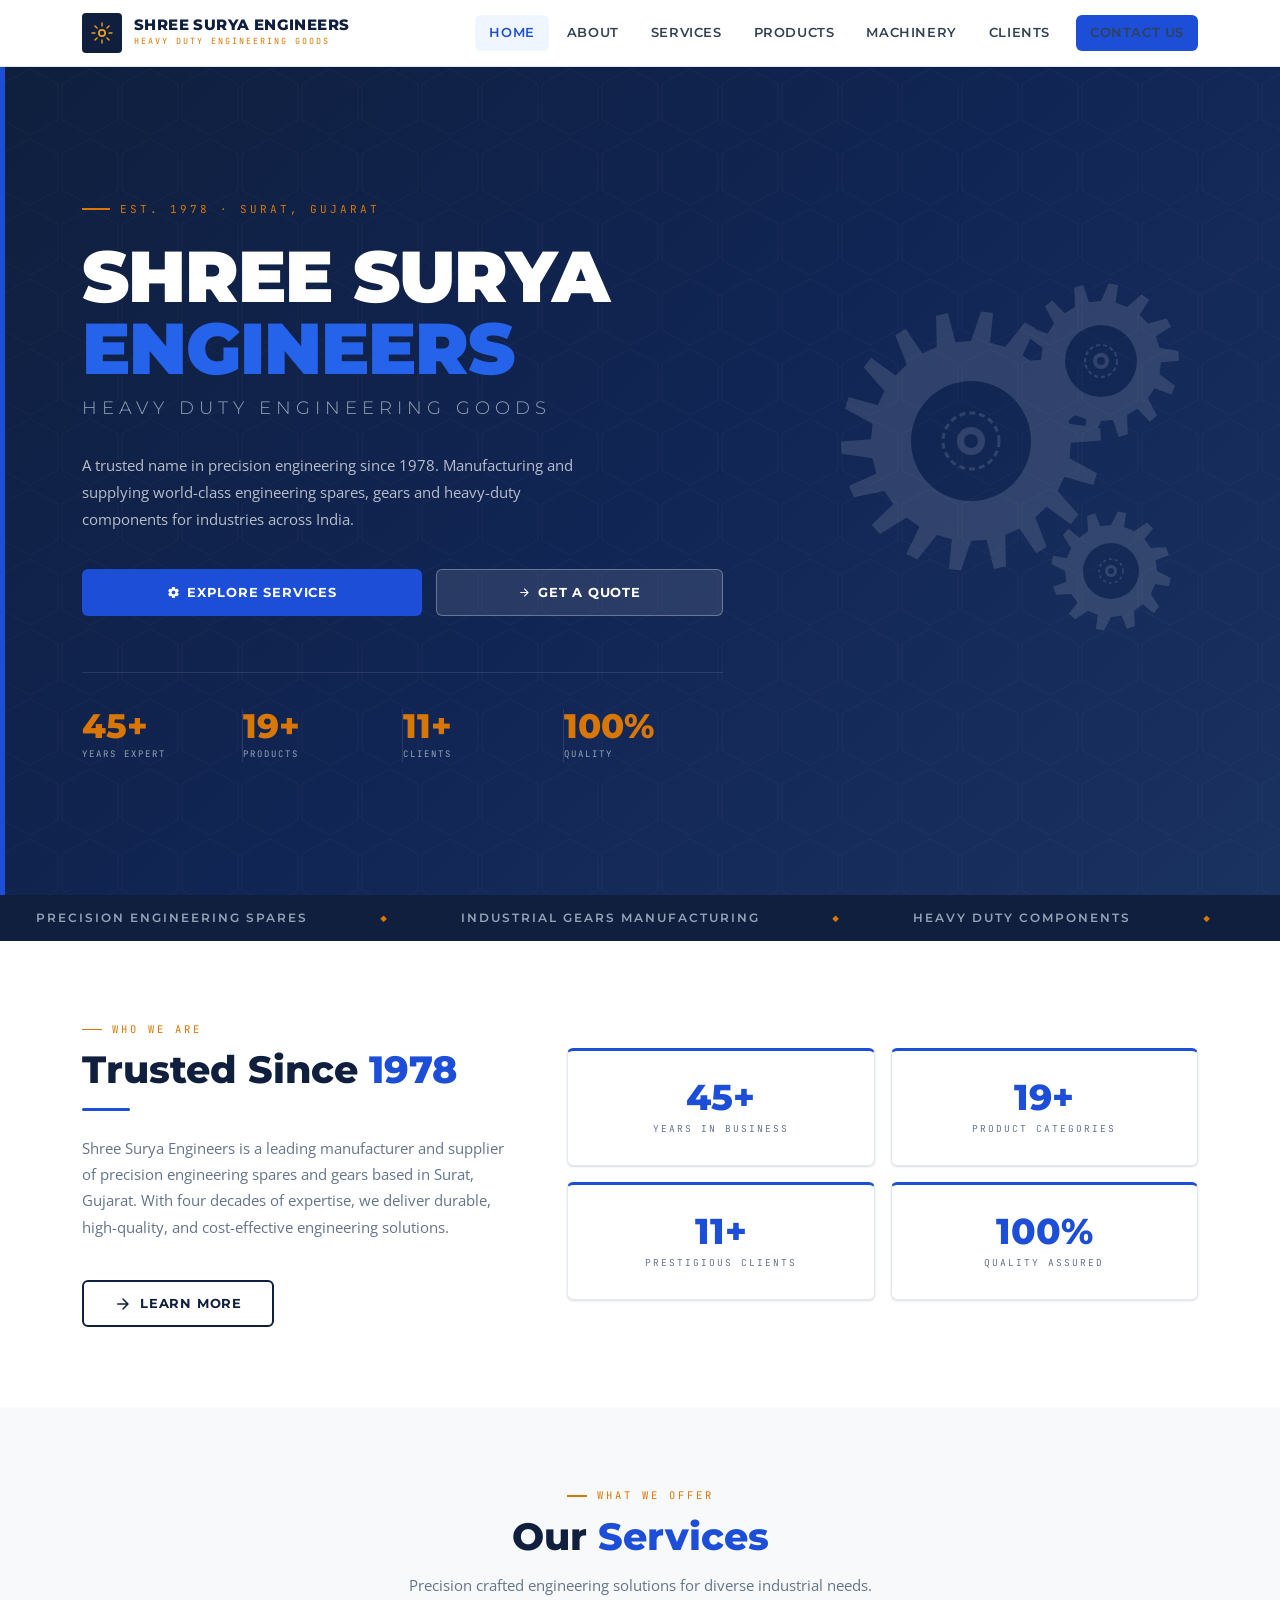
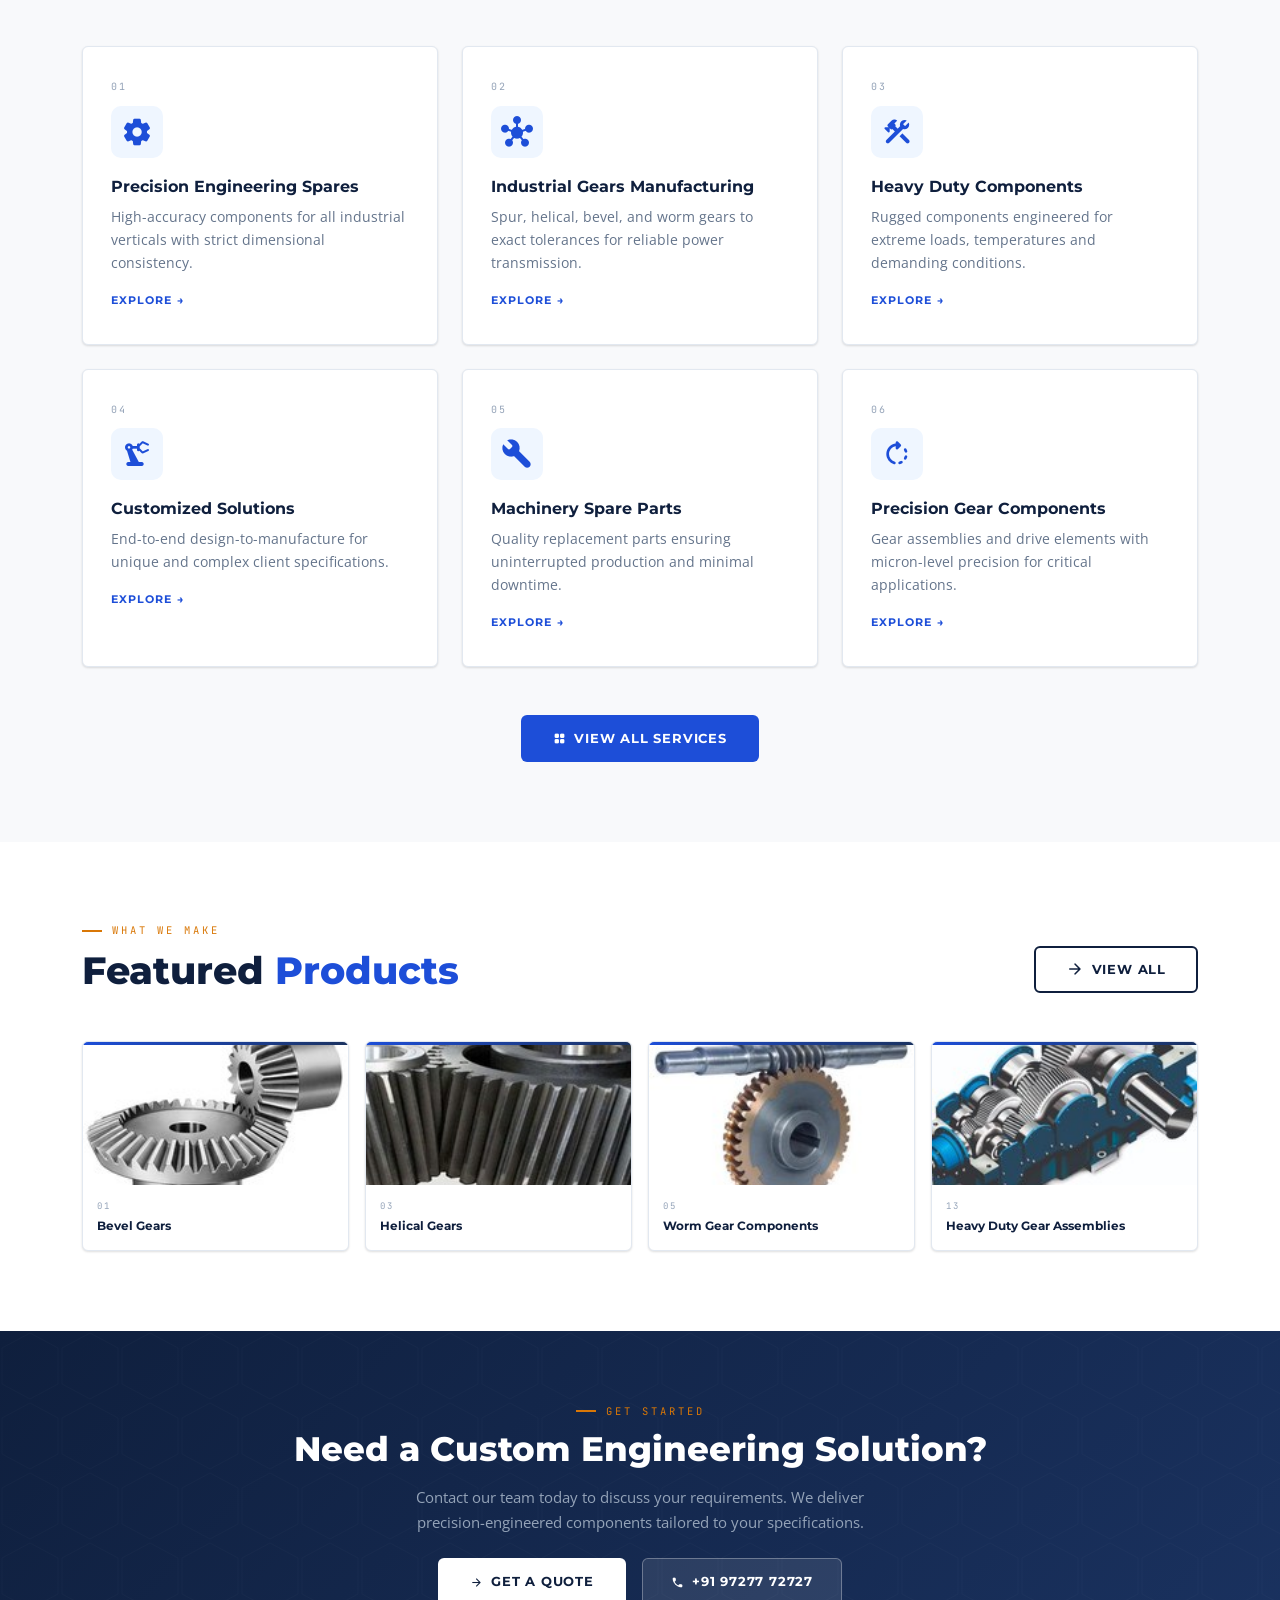
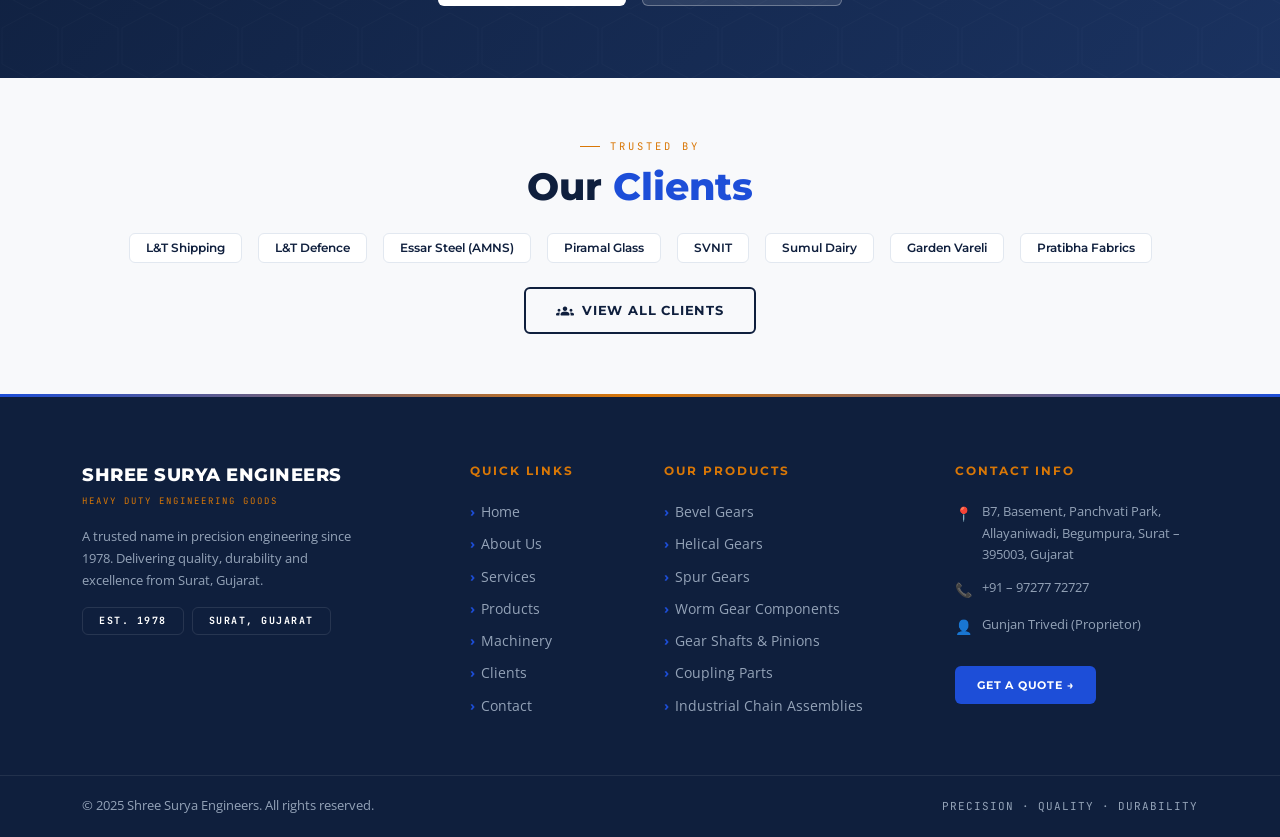
<file: index.html>
<!DOCTYPE html>
<html lang="en">
<head>
<meta charset="UTF-8">
<meta name="viewport" content="width=device-width, initial-scale=1.0">
<title>Shree Surya Engineers — Heavy Duty Engineering Goods</title>
<link rel="shortcut icon" href="favicon.png" />
<link rel="stylesheet" href="https://cdn.jsdelivr.net/npm/bootstrap@5.3.3/dist/css/bootstrap.min.css">
<link rel="stylesheet" href="style.css">
<meta name="title" content="Shree Surya Engineers | Heavy Duty Engineering Goods">
<meta name="description" content="A trusted name in precision engineering since 1978. Manufacturing and supplying world-class engineering spares, gears and heavy-duty components for industries across India.">
<meta property="og:locale" content="en_US" />
<meta property="og:type" content="website" />
<meta property="og:title" content="Shree Surya Engineers | Heavy Duty Engineering Goods" />
<meta property="og:url" content="https://shreesuryaengineers.com" />
<meta property="og:description" content="A trusted name in precision engineering since 1978. Manufacturing and supplying world-class engineering spares, gears and heavy-duty components for industries across India.">
<meta property="og:image" content="https://shreesuryaengineers.com/og_image.png">
<meta property="og:site_name" content="Shree Surya Engineers | Heavy Duty Engineering Goods" />
</head>
<body>
<div id="sse-nav"></div>

<!-- HERO -->
<section class="hero">
  <div class="hero-blue-bar"></div>
  <div class="hero-right-panel">
          <svg class="hero-gear-svg" viewBox="0 0 480 480" xmlns="http://www.w3.org/2000/svg">
        <g class="gear-a" style="transform-origin:200px 200px;">
          <path fill="white" d="M200.00,100.00 L209.97,70.38 L222.13,71.90 L219.08,101.84 L234.20,106.03 L253.70,81.61 L264.61,87.19 L251.50,114.28 L264.28,123.40 L290.96,107.12 L299.29,116.09 L277.71,137.07 L286.60,150.00 L317.24,143.83 L322.00,155.11 L294.55,167.44 L298.48,182.64 L329.38,187.31 L330.00,199.55 L299.98,201.75 L298.48,217.36 L325.92,232.33 L322.31,244.04 L293.36,235.84 L286.60,250.00 L307.26,273.45 L299.88,283.21 L275.47,265.61 L264.28,276.60 L275.68,305.70 L265.39,312.36 L248.48,287.46 L234.20,293.97 L234.96,325.21 L223.02,327.95 L215.64,298.77 L200.00,300.00 L190.03,329.62 L177.87,328.10 L180.92,298.16 L165.80,293.97 L146.30,318.39 L135.39,312.81 L148.50,285.72 L135.72,276.60 L109.04,292.88 L100.71,283.91 L122.29,262.93 L113.40,250.00 L82.76,256.17 L78.00,244.89 L105.45,232.56 L101.52,217.36 L70.62,212.69 L70.00,200.45 L100.02,198.25 L101.52,182.64 L74.08,167.67 L77.69,155.96 L106.64,164.16 L113.40,150.00 L92.74,126.55 L100.12,116.79 L124.53,134.39 L135.72,123.40 L124.32,94.30 L134.61,87.64 L151.52,112.54 L165.80,106.03 L165.04,74.79 L176.98,72.05 L184.36,101.23 Z"/>
          <circle cx="200" cy="200" r="60" fill="#0F1F3D"/>
          <circle cx="200" cy="200" r="28" fill="none" stroke="white" stroke-width="3" stroke-dasharray="6 4"/>
          <circle cx="200" cy="200" r="14" fill="white"/>
          <circle cx="200" cy="200" r="7" fill="#0F1F3D"/>
        </g>
        <g class="gear-b" style="transform-origin:330px 120px;">
          <path fill="white" d="M330.00,60.00 L337.69,42.38 L347.02,43.88 L344.66,61.82 L356.03,65.94 L370.61,53.40 L378.36,58.80 L368.45,73.94 L376.91,82.59 L395.48,77.62 L400.12,85.84 L384.63,95.19 L388.50,106.65 L407.38,110.22 L408.00,119.65 L389.98,121.35 L388.50,133.35 L403.96,144.77 L400.43,153.53 L383.46,147.24 L376.91,157.41 L385.89,174.41 L378.91,180.76 L366.35,167.74 L356.03,174.06 L356.75,193.27 L347.70,195.97 L342.04,178.78 L330.00,180.00 L322.31,197.62 L312.98,196.12 L315.34,178.18 L303.97,174.06 L289.39,186.60 L281.64,181.20 L291.55,166.06 L283.09,157.41 L264.52,162.38 L259.88,154.16 L275.37,144.81 L271.50,133.35 L252.62,129.78 L252.00,120.35 L270.02,118.65 L271.50,106.65 L256.04,95.23 L259.57,86.47 L276.54,92.76 L283.09,82.59 L274.11,65.59 L281.09,59.24 L293.65,72.26 L303.97,65.94 L303.25,46.73 L312.30,44.03 L317.96,61.22 Z"/>
          <circle cx="330" cy="120" r="36" fill="#0F1F3D"/>
          <circle cx="330" cy="120" r="16" fill="none" stroke="white" stroke-width="2" stroke-dasharray="4 3"/>
          <circle cx="330" cy="120" r="8" fill="white"/>
          <circle cx="330" cy="120" r="4" fill="#0F1F3D"/>
        </g>
        <g class="gear-c" style="transform-origin:340px 330px;">
          <path fill="white" d="M340.00,284.00 L346.90,270.40 L355.23,271.96 L353.06,285.89 L363.00,290.16 L375.77,281.83 L382.20,287.35 L373.37,298.34 L379.84,307.00 L395.07,306.17 L397.87,314.17 L384.73,319.26 L386.00,330.00 L399.60,336.90 L398.04,345.23 L384.11,343.06 L379.84,353.00 L388.17,365.77 L382.65,372.20 L371.66,363.37 L363.00,369.84 L363.83,385.07 L355.83,387.87 L350.74,374.73 L340.00,376.00 L333.10,389.60 L324.77,388.04 L326.94,374.11 L317.00,369.84 L304.23,378.17 L297.80,372.65 L306.63,361.66 L300.16,353.00 L284.93,353.83 L282.13,345.83 L295.27,340.74 L294.00,330.00 L280.40,323.10 L281.96,314.77 L295.89,316.94 L300.16,307.00 L291.83,294.23 L297.35,287.80 L308.34,296.63 L317.00,290.16 L316.17,274.93 L324.17,272.13 L329.26,285.27 Z"/>
          <circle cx="340" cy="330" r="28" fill="#0F1F3D"/>
          <circle cx="340" cy="330" r="12" fill="none" stroke="white" stroke-width="1.5" stroke-dasharray="3 3"/>
          <circle cx="340" cy="330" r="6" fill="white"/>
          <circle cx="340" cy="330" r="3" fill="#0F1F3D"/>
        </g>
        <line x1="200" y1="200" x2="330" y2="120" stroke="white" stroke-width="0.5" stroke-dasharray="4 4" opacity="0.25"/>
        <line x1="200" y1="200" x2="340" y2="330" stroke="white" stroke-width="0.5" stroke-dasharray="4 4" opacity="0.25"/>
      </svg>
  </div>
  <div class="container position-relative" style="z-index:2;">
    <div class="row">
      <div class="col-lg-7">
        <div class="hero-label">Est. 1978 · Surat, Gujarat</div>
        <h1>SHREE SURYA<span>ENGINEERS</span></h1>
        <p class="hero-tagline">Heavy Duty Engineering Goods</p>
        <p class="hero-desc">A trusted name in precision engineering since 1978. Manufacturing and supplying world-class engineering spares, gears and heavy-duty components for industries across India.</p>
        <div class="hero-btns">
          <a href="services.html" class="btn-primary-sse">
            <span class="mi mi-20">settings</span> Explore Services
          </a>
          <a href="contact.html" class="btn-ghost-sse">
            <span class="mi mi-20">arrow_forward</span> Get a Quote
          </a>
        </div>
        <div class="hero-stats">
          <div class="hero-stat"><div class="hero-stat-num">45+</div><div class="hero-stat-lbl">Years Expert</div></div>
          <div class="hero-stat"><div class="hero-stat-num">19+</div><div class="hero-stat-lbl">Products</div></div>
          <div class="hero-stat"><div class="hero-stat-num">11+</div><div class="hero-stat-lbl">Clients</div></div>
          <div class="hero-stat"><div class="hero-stat-num">100%</div><div class="hero-stat-lbl">Quality</div></div>
        </div>
      </div>
    </div>
  </div>
</section>

<div id="sse-ticker"></div>

<!-- ABOUT STRIP -->
<section style="padding:80px 0;background:var(--white);">
  <div class="container">
    <div class="row align-items-center g-5">
      <div class="col-lg-5 reveal-left">
        <div class="section-label">Who We Are</div>
        <h2 class="section-title">Trusted Since <span>1978</span></h2>
        <div class="section-divider"></div>
        <p class="section-sub">Shree Surya Engineers is a leading manufacturer and supplier of precision engineering spares and gears based in Surat, Gujarat. With four decades of expertise, we deliver durable, high-quality, and cost-effective engineering solutions.</p>
        <a href="about.html" class="btn-outline-sse mt-4 d-inline-flex align-items-center gap-2">
          <span class="mi mi-18">arrow_forward</span> Learn More
        </a>
      </div>
      <div class="col-lg-7 reveal">
        <div class="row g-3">
          <div class="col-6"><div class="stat-box"><div class="stat-num">45+</div><div class="stat-lbl">Years in Business</div></div></div>
          <div class="col-6"><div class="stat-box"><div class="stat-num">19+</div><div class="stat-lbl">Product Categories</div></div></div>
          <div class="col-6"><div class="stat-box"><div class="stat-num">11+</div><div class="stat-lbl">Prestigious Clients</div></div></div>
          <div class="col-6"><div class="stat-box"><div class="stat-num">100%</div><div class="stat-lbl">Quality Assured</div></div></div>
        </div>
      </div>
    </div>
  </div>
</section>

<!-- SERVICES -->
<section style="padding:80px 0;background:var(--bg);">
  <div class="container">
    <div class="text-center mb-5 reveal">
      <div class="section-label justify-content-center">What We Offer</div>
      <h2 class="section-title">Our <span>Services</span></h2>
      <p class="section-sub mx-auto">Precision crafted engineering solutions for diverse industrial needs.</p>
    </div>
    <div class="row g-4">
      <div class="col-lg-4 col-md-6 reveal"><div class="service-card"><div class="service-num">01</div><div class="service-icon"><span class="mi mi-32">settings</span></div><h4>Precision Engineering Spares</h4><p>High-accuracy components for all industrial verticals with strict dimensional consistency.</p><a href="services.html" class="service-link">Explore</a></div></div>
      <div class="col-lg-4 col-md-6 reveal"><div class="service-card"><div class="service-num">02</div><div class="service-icon"><span class="mi mi-32">hub</span></div><h4>Industrial Gears Manufacturing</h4><p>Spur, helical, bevel, and worm gears to exact tolerances for reliable power transmission.</p><a href="services.html" class="service-link">Explore</a></div></div>
      <div class="col-lg-4 col-md-6 reveal"><div class="service-card"><div class="service-num">03</div><div class="service-icon"><span class="mi mi-32">construction</span></div><h4>Heavy Duty Components</h4><p>Rugged components engineered for extreme loads, temperatures and demanding conditions.</p><a href="services.html" class="service-link">Explore</a></div></div>
      <div class="col-lg-4 col-md-6 reveal"><div class="service-card"><div class="service-num">04</div><div class="service-icon"><span class="mi mi-32">precision_manufacturing</span></div><h4>Customized Solutions</h4><p>End-to-end design-to-manufacture for unique and complex client specifications.</p><a href="services.html" class="service-link">Explore</a></div></div>
      <div class="col-lg-4 col-md-6 reveal"><div class="service-card"><div class="service-num">05</div><div class="service-icon"><span class="mi mi-32">build</span></div><h4>Machinery Spare Parts</h4><p>Quality replacement parts ensuring uninterrupted production and minimal downtime.</p><a href="services.html" class="service-link">Explore</a></div></div>
      <div class="col-lg-4 col-md-6 reveal"><div class="service-card"><div class="service-num">06</div><div class="service-icon"><span class="mi mi-32">rotate_right</span></div><h4>Precision Gear Components</h4><p>Gear assemblies and drive elements with micron-level precision for critical applications.</p><a href="services.html" class="service-link">Explore</a></div></div>
    </div>
    <div class="text-center mt-5 reveal">
      <a href="services.html" class="btn-primary-sse d-inline-flex align-items-center gap-2">
        <span class="mi mi-20">grid_view</span> View All Services
      </a>
    </div>
  </div>
</section>

<!-- FEATURED PRODUCTS -->
<section style="padding:80px 0;background:var(--white);">
  <div class="container">
    <div class="d-flex justify-content-between align-items-end flex-wrap gap-3 mb-5 reveal">
      <div><div class="section-label">What We Make</div><h2 class="section-title mb-0">Featured <span>Products</span></h2></div>
      <a href="products.html" class="btn-outline-sse d-inline-flex align-items-center gap-2"><span class="mi mi-18">arrow_forward</span> View All</a>
    </div>
    <div class="row g-3">
      <div class="col-lg-3 col-md-4 col-6 reveal"><div class="product-card"><div class="product-card-top"></div><div class="product-img-wrap"><img src="beval_gear.jpg" alt="Bevel Gears"></div><div class="product-card-body"><div class="product-serial">01</div><div class="product-name">Bevel Gears</div></div></div></div>
      <div class="col-lg-3 col-md-4 col-6 reveal"><div class="product-card"><div class="product-card-top"></div><div class="product-img-wrap"><img src="helical_gears.jpg" alt="Helical Gears"></div><div class="product-card-body"><div class="product-serial">03</div><div class="product-name">Helical Gears</div></div></div></div>
      <div class="col-lg-3 col-md-4 col-6 reveal"><div class="product-card"><div class="product-card-top"></div><div class="product-img-wrap"><img src="worm_gear_components.jpg" alt="Worm Gear"></div><div class="product-card-body"><div class="product-serial">05</div><div class="product-name">Worm Gear Components</div></div></div></div>
      <div class="col-lg-3 col-md-4 col-6 reveal"><div class="product-card"><div class="product-card-top"></div><div class="product-img-wrap"><img src="heavy_duty_gear_assemblies.jpg" alt="Heavy Duty Gear"></div><div class="product-card-body"><div class="product-serial">13</div><div class="product-name">Heavy Duty Gear Assemblies</div></div></div></div>
    </div>
  </div>
</section>

<!-- CTA -->
<section class="cta-band">
  <div class="container text-center position-relative" style="z-index:2;">
    <div class="reveal">
      <div class="section-label justify-content-center">Get Started</div>
      <h2 class="mb-3">Need a Custom Engineering Solution?</h2>
      <p class="mb-4 mx-auto" style="max-width:500px;">Contact our team today to discuss your requirements. We deliver precision-engineered components tailored to your specifications.</p>
      <div class="d-flex gap-3 justify-content-center flex-wrap">
        <a href="contact.html" class="btn-white-sse d-inline-flex align-items-center gap-2">
          <span class="mi mi-20">arrow_forward</span> Get a Quote
        </a>
        <a href="tel:+919727772727" class="btn-ghost-sse d-inline-flex align-items-center gap-2">
          <span class="mi mi-20">call</span> +91 97277 72727
        </a>
      </div>
    </div>
  </div>
</section>

<!-- CLIENTS STRIP -->
<section style="padding:60px 0;background:var(--bg);">
  <div class="container">
    <div class="text-center mb-4 reveal">
      <div class="section-label justify-content-center">Trusted By</div>
      <h2 class="section-title">Our <span>Clients</span></h2>
    </div>
    <div class="row g-2 g-sm-3 justify-content-center reveal">
      <div class="col-auto"><span class="badge px-3 py-2 border" style="background:var(--white);color:var(--navy);font-family:'Montserrat',sans-serif;font-size:12px;font-weight:600;border-color:var(--rule)!important;border-radius:6px;">L&T Shipping</span></div>
      <div class="col-auto"><span class="badge px-3 py-2 border" style="background:var(--white);color:var(--navy);font-family:'Montserrat',sans-serif;font-size:12px;font-weight:600;border-color:var(--rule)!important;border-radius:6px;">L&T Defence</span></div>
      <div class="col-auto"><span class="badge px-3 py-2 border" style="background:var(--white);color:var(--navy);font-family:'Montserrat',sans-serif;font-size:12px;font-weight:600;border-color:var(--rule)!important;border-radius:6px;">Essar Steel (AMNS)</span></div>
      <div class="col-auto"><span class="badge px-3 py-2 border" style="background:var(--white);color:var(--navy);font-family:'Montserrat',sans-serif;font-size:12px;font-weight:600;border-color:var(--rule)!important;border-radius:6px;">Piramal Glass</span></div>
      <div class="col-auto"><span class="badge px-3 py-2 border" style="background:var(--white);color:var(--navy);font-family:'Montserrat',sans-serif;font-size:12px;font-weight:600;border-color:var(--rule)!important;border-radius:6px;">SVNIT</span></div>
      <div class="col-auto"><span class="badge px-3 py-2 border" style="background:var(--white);color:var(--navy);font-family:'Montserrat',sans-serif;font-size:12px;font-weight:600;border-color:var(--rule)!important;border-radius:6px;">Sumul Dairy</span></div>
      <div class="col-auto"><span class="badge px-3 py-2 border" style="background:var(--white);color:var(--navy);font-family:'Montserrat',sans-serif;font-size:12px;font-weight:600;border-color:var(--rule)!important;border-radius:6px;">Garden Vareli</span></div>
      <div class="col-auto"><span class="badge px-3 py-2 border" style="background:var(--white);color:var(--navy);font-family:'Montserrat',sans-serif;font-size:12px;font-weight:600;border-color:var(--rule)!important;border-radius:6px;">Pratibha Fabrics</span></div>
    </div>
    <div class="text-center mt-4 reveal">
      <a href="clients.html" class="btn-outline-sse d-inline-flex align-items-center gap-2">
        <span class="mi mi-18">groups</span> View All Clients
      </a>
    </div>
  </div>
</section>

<div id="sse-footer"></div>
<script src="https://cdn.jsdelivr.net/npm/bootstrap@5.3.3/dist/js/bootstrap.bundle.min.js"></script>
<script src="shared.js"></script>
</body>
</html>
</file>
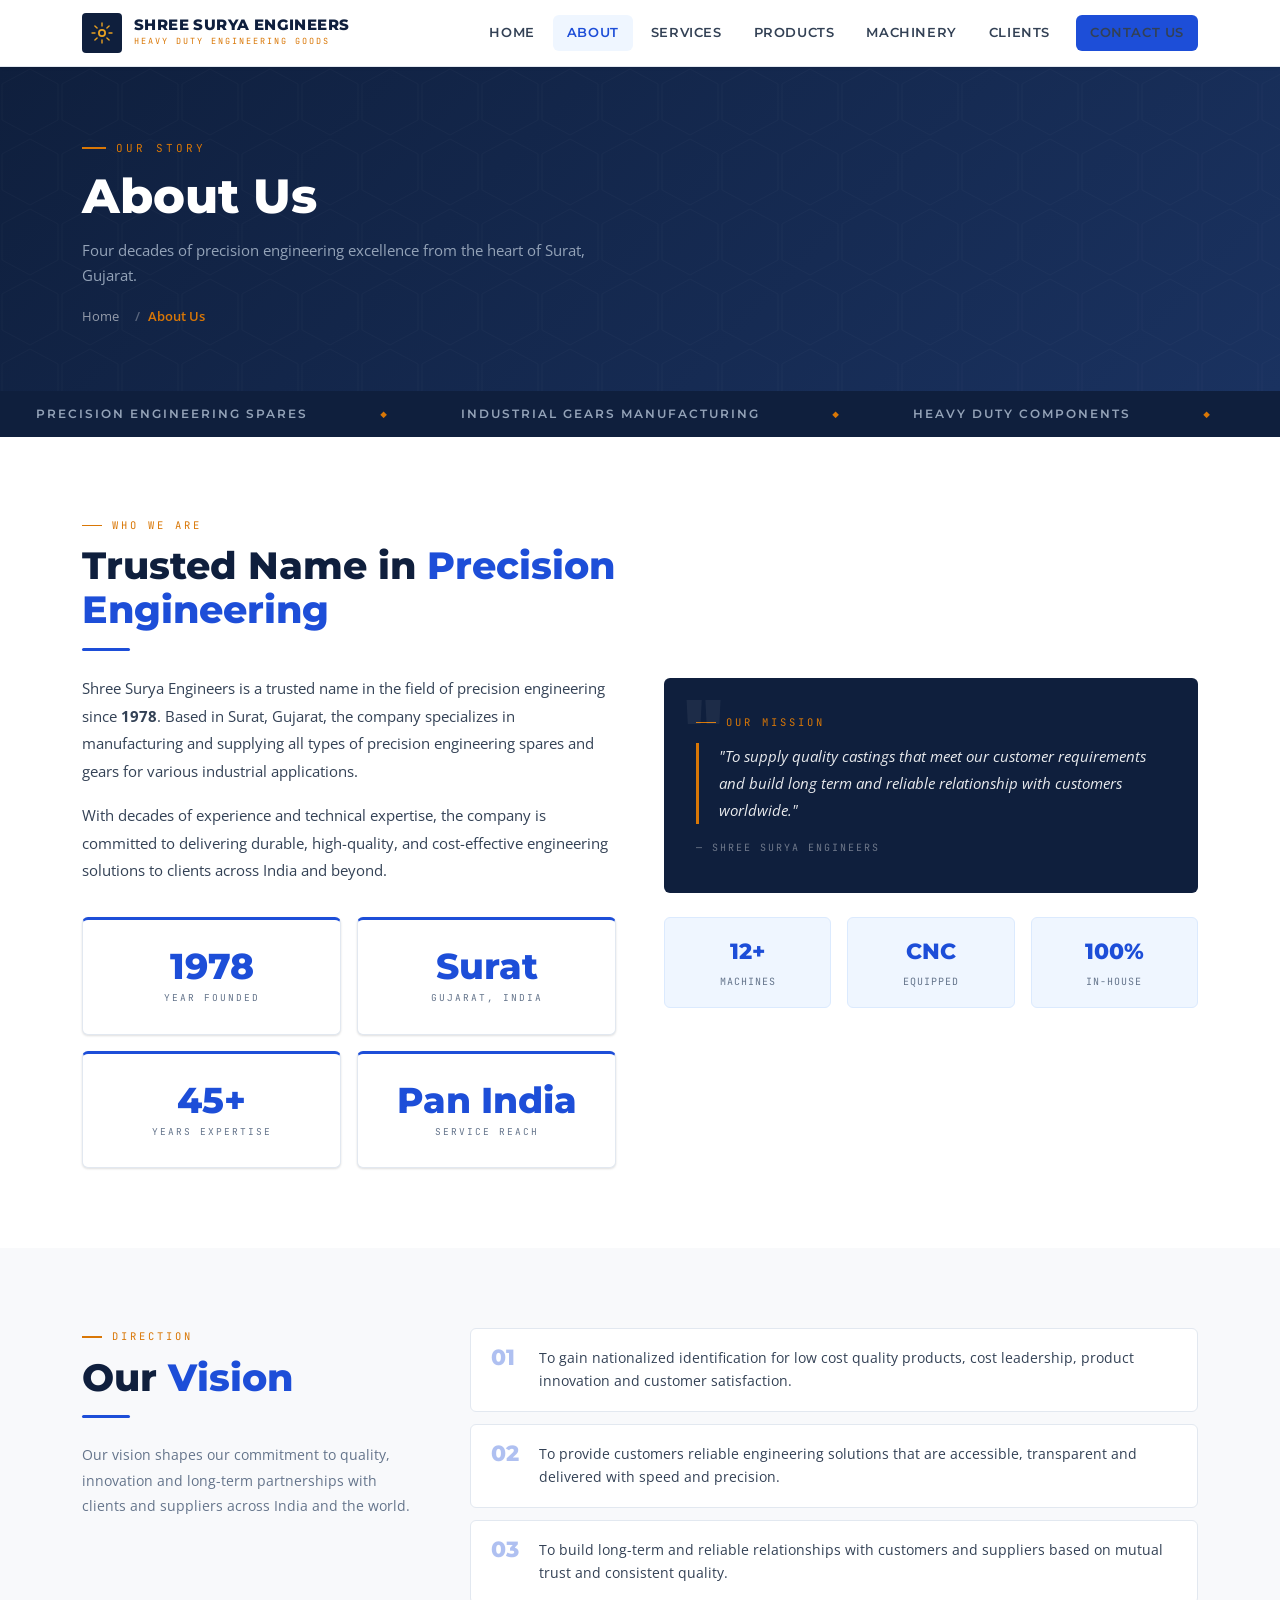
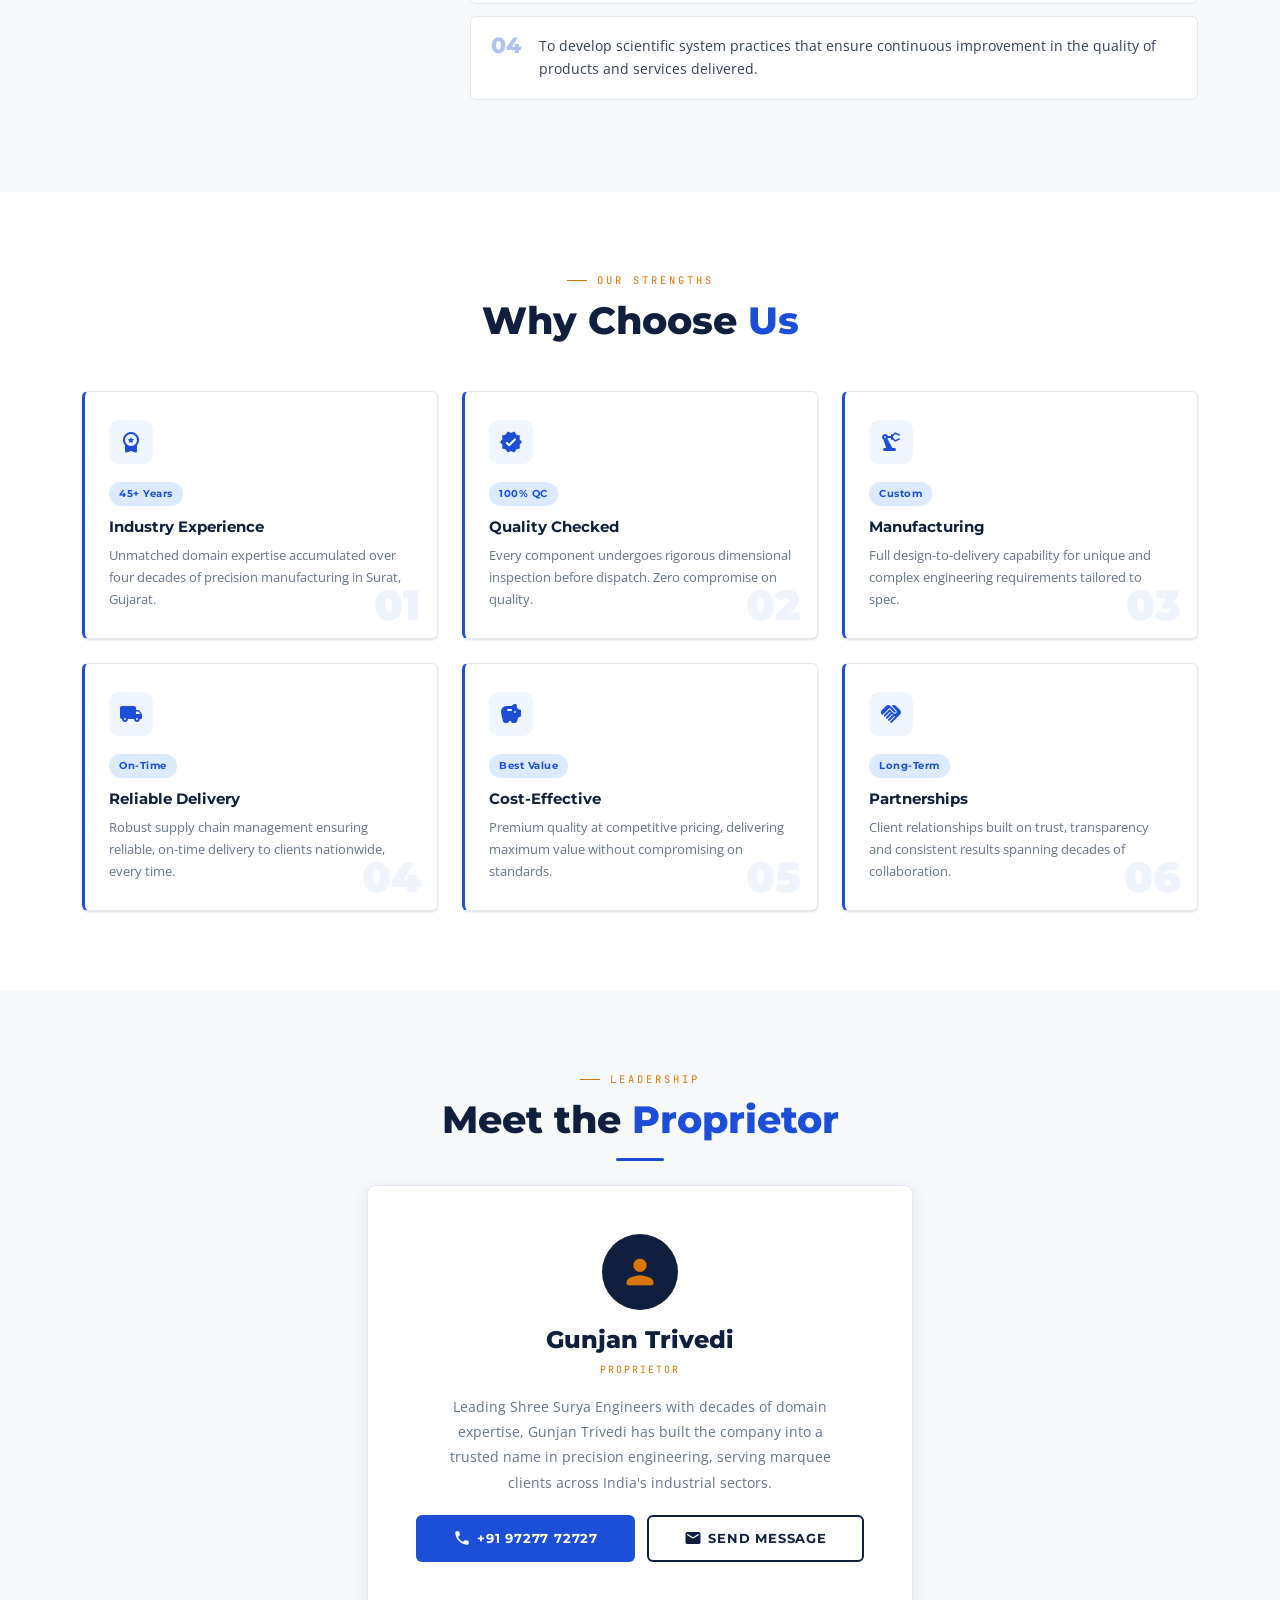
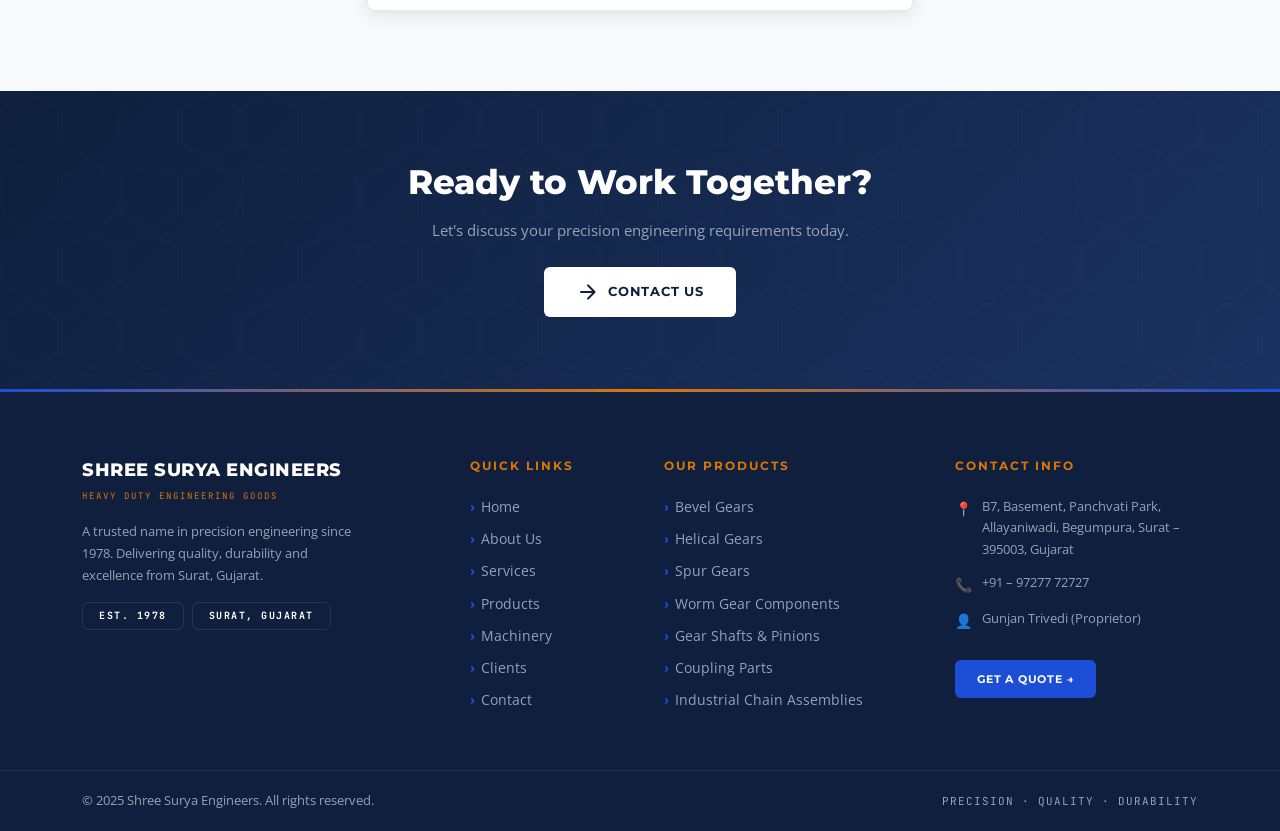
<file: about.html>
<!DOCTYPE html>
<html lang="en">
<head>
<meta charset="UTF-8">
<meta name="viewport" content="width=device-width, initial-scale=1.0">
<title>About Us — Shree Surya Engineers</title>
<link rel="shortcut icon" href="favicon.png" />
<link rel="stylesheet" href="https://cdn.jsdelivr.net/npm/bootstrap@5.3.3/dist/css/bootstrap.min.css">
<link rel="stylesheet" href="style.css">
  <meta name="title" content="About Us — Shree Surya Engineers">
<meta name="description" content="A trusted name in precision engineering since 1978. Manufacturing and supplying world-class engineering spares, gears and heavy-duty components for industries across India.">
<meta property="og:locale" content="en_US" />
<meta property="og:type" content="website" />
<meta property="og:title" content="About Us — Shree Surya Engineers" />
<meta property="og:url" content="https://shreesuryaengineers.com" />
<meta property="og:description" content="A trusted name in precision engineering since 1978. Manufacturing and supplying world-class engineering spares, gears and heavy-duty components for industries across India.">
<meta property="og:image" content="https://shreesuryaengineers.com/og_image.png">
<meta property="og:site_name" content="About Us — Shree Surya Engineers" />
</head>
<body>
<div id="sse-nav"></div>

<section class="page-hero">
  <div class="container position-relative" style="z-index:2;">
    <div class="hero-label">Our Story</div>
    <h1>About Us</h1>
    <p>Four decades of precision engineering excellence from the heart of Surat, Gujarat.</p>
    <nav aria-label="breadcrumb"><ol class="breadcrumb">
      <li class="breadcrumb-item"><a href="index.html">Home</a></li>
      <li class="breadcrumb-item active">About Us</li>
    </ol></nav>
  </div>
</section>
<div id="sse-ticker"></div>

<!-- ABOUT SECTION -->
<section style="padding:80px 0;background:var(--white);">
  <div class="container">
    <div class="row g-5 align-items-center">
      <div class="col-lg-6 reveal-left">
        <div class="section-label">Who We Are</div>
        <h2 class="section-title">Trusted Name in <span>Precision Engineering</span></h2>
        <div class="section-divider"></div>
        <p style="font-size:15px;line-height:1.85;color:var(--steel);">Shree Surya Engineers is a trusted name in the field of precision engineering since <strong>1978</strong>. Based in Surat, Gujarat, the company specializes in manufacturing and supplying all types of precision engineering spares and gears for various industrial applications.</p>
        <p style="font-size:15px;line-height:1.85;color:var(--steel);margin-top:14px;">With decades of experience and technical expertise, the company is committed to delivering durable, high-quality, and cost-effective engineering solutions to clients across India and beyond.</p>
        <div class="row g-3 mt-2">
          <div class="col-6"><div class="stat-box"><div class="stat-num">1978</div><div class="stat-lbl">Year Founded</div></div></div>
          <div class="col-6"><div class="stat-box"><div class="stat-num">Surat</div><div class="stat-lbl">Gujarat, India</div></div></div>
          <div class="col-6"><div class="stat-box"><div class="stat-num">45+</div><div class="stat-lbl">Years Expertise</div></div></div>
          <div class="col-6"><div class="stat-box"><div class="stat-num">Pan India</div><div class="stat-lbl">Service Reach</div></div></div>
        </div>
      </div>
      <div class="col-lg-6 reveal">
        <div class="about-highlight-box mb-4">
          <div class="section-label" style="color:var(--gold);margin-bottom:12px;">Our Mission</div>
          <blockquote>"To supply quality castings that meet our customer requirements and build long term and reliable relationship with customers worldwide."</blockquote>
          <div style="margin-top:16px;font-family:'JetBrains Mono',monospace;font-size:10px;letter-spacing:2px;color:rgba(255,255,255,.4);">— SHREE SURYA ENGINEERS</div>
        </div>
        <div class="row g-3">
          <div class="col-4">
            <div class="text-center p-3 rounded" style="background:var(--blue-pale);border:1px solid var(--blue-lt);">
              <div style="font-family:'Montserrat',sans-serif;font-size:22px;font-weight:800;color:var(--blue);">12+</div>
              <div style="font-size:10px;color:var(--steel-2);letter-spacing:1px;text-transform:uppercase;font-family:'JetBrains Mono',monospace;margin-top:4px;">Machines</div>
            </div>
          </div>
          <div class="col-4">
            <div class="text-center p-3 rounded" style="background:var(--blue-pale);border:1px solid var(--blue-lt);">
              <div style="font-family:'Montserrat',sans-serif;font-size:22px;font-weight:800;color:var(--blue);">CNC</div>
              <div style="font-size:10px;color:var(--steel-2);letter-spacing:1px;text-transform:uppercase;font-family:'JetBrains Mono',monospace;margin-top:4px;">Equipped</div>
            </div>
          </div>
          <div class="col-4">
            <div class="text-center p-3 rounded" style="background:var(--blue-pale);border:1px solid var(--blue-lt);">
              <div style="font-family:'Montserrat',sans-serif;font-size:22px;font-weight:800;color:var(--blue);">100%</div>
              <div style="font-size:10px;color:var(--steel-2);letter-spacing:1px;text-transform:uppercase;font-family:'JetBrains Mono',monospace;margin-top:4px;">In-House</div>
            </div>
          </div>
        </div>
      </div>
    </div>
  </div>
</section>

<!-- VISION -->
<section style="padding:80px 0;background:var(--bg);">
  <div class="container">
    <div class="row g-5">
      <div class="col-lg-4 reveal-left">
        <div class="section-label">Direction</div>
        <h2 class="section-title">Our <span>Vision</span></h2>
        <div class="section-divider"></div>
        <p style="font-size:14px;color:var(--steel-2);line-height:1.8;">Our vision shapes our commitment to quality, innovation and long-term partnerships with clients and suppliers across India and the world.</p>
      </div>
      <div class="col-lg-8 reveal">
        <div class="vision-item">
          <div class="vision-num">01</div>
          <div class="vision-text">To gain nationalized identification for low cost quality products, cost leadership, product innovation and customer satisfaction.</div>
        </div>
        <div class="vision-item">
          <div class="vision-num">02</div>
          <div class="vision-text">To provide customers reliable engineering solutions that are accessible, transparent and delivered with speed and precision.</div>
        </div>
        <div class="vision-item">
          <div class="vision-num">03</div>
          <div class="vision-text">To build long-term and reliable relationships with customers and suppliers based on mutual trust and consistent quality.</div>
        </div>
        <div class="vision-item">
          <div class="vision-num">04</div>
          <div class="vision-text">To develop scientific system practices that ensure continuous improvement in the quality of products and services delivered.</div>
        </div>
      </div>
    </div>
  </div>
</section>

<!-- WHY CHOOSE US — Material Icons -->
<section style="padding:80px 0;background:var(--white);">
  <div class="container">
    <div class="text-center mb-5 reveal">
      <div class="section-label justify-content-center">Our Strengths</div>
      <h2 class="section-title">Why Choose <span>Us</span></h2>
    </div>
    <div class="row g-4">
      <div class="col-lg-4 col-md-6 reveal">
        <div class="why-card">
          <div class="why-icon-wrap"><span class="mi mi-24">workspace_premium</span></div>
          <div class="why-tag">45+ Years</div>
          <h5>Industry Experience</h5>
          <p>Unmatched domain expertise accumulated over four decades of precision manufacturing in Surat, Gujarat.</p>
          <div class="why-card-num">01</div>
        </div>
      </div>
      <div class="col-lg-4 col-md-6 reveal">
        <div class="why-card">
          <div class="why-icon-wrap"><span class="mi mi-24">verified</span></div>
          <div class="why-tag">100% QC</div>
          <h5>Quality Checked</h5>
          <p>Every component undergoes rigorous dimensional inspection before dispatch. Zero compromise on quality.</p>
          <div class="why-card-num">02</div>
        </div>
      </div>
      <div class="col-lg-4 col-md-6 reveal">
        <div class="why-card">
          <div class="why-icon-wrap"><span class="mi mi-24">precision_manufacturing</span></div>
          <div class="why-tag">Custom</div>
          <h5>Manufacturing</h5>
          <p>Full design-to-delivery capability for unique and complex engineering requirements tailored to spec.</p>
          <div class="why-card-num">03</div>
        </div>
      </div>
      <div class="col-lg-4 col-md-6 reveal">
        <div class="why-card">
          <div class="why-icon-wrap"><span class="mi mi-24">local_shipping</span></div>
          <div class="why-tag">On-Time</div>
          <h5>Reliable Delivery</h5>
          <p>Robust supply chain management ensuring reliable, on-time delivery to clients nationwide, every time.</p>
          <div class="why-card-num">04</div>
        </div>
      </div>
      <div class="col-lg-4 col-md-6 reveal">
        <div class="why-card">
          <div class="why-icon-wrap"><span class="mi mi-24">savings</span></div>
          <div class="why-tag">Best Value</div>
          <h5>Cost-Effective</h5>
          <p>Premium quality at competitive pricing, delivering maximum value without compromising on standards.</p>
          <div class="why-card-num">05</div>
        </div>
      </div>
      <div class="col-lg-4 col-md-6 reveal">
        <div class="why-card">
          <div class="why-icon-wrap"><span class="mi mi-24">handshake</span></div>
          <div class="why-tag">Long-Term</div>
          <h5>Partnerships</h5>
          <p>Client relationships built on trust, transparency and consistent results spanning decades of collaboration.</p>
          <div class="why-card-num">06</div>
        </div>
      </div>
    </div>
  </div>
</section>

<!-- PROPRIETOR — Fixed responsive buttons -->
<section style="padding:80px 0;background:var(--bg);">
  <div class="container">
    <div class="row justify-content-center">
      <div class="col-lg-6 col-md-8 text-center reveal">
        <div class="section-label justify-content-center">Leadership</div>
        <h2 class="section-title">Meet the <span>Proprietor</span></h2>
        <div class="section-divider mx-auto"></div>
        <div class="p-4 p-md-5 rounded-3 mt-3" style="background:var(--white);border:1px solid var(--rule);box-shadow:var(--shadow-md);">
          <!-- Avatar with Material Icon -->
          <div style="width:76px;height:76px;background:var(--navy);border-radius:50%;display:flex;align-items:center;justify-content:center;margin:0 auto 16px;">
            <span class="mi mi-40" style="color:var(--gold);">person</span>
          </div>
          <h3 style="font-size:24px;font-weight:800;color:var(--navy);">Gunjan Trivedi</h3>
          <div style="font-family:'JetBrains Mono',monospace;font-size:10px;letter-spacing:2px;color:var(--gold);text-transform:uppercase;margin:6px 0 16px;">Proprietor</div>
          <p style="font-size:14px;color:var(--steel-2);line-height:1.8;max-width:400px;margin:0 auto;">Leading Shree Surya Engineers with decades of domain expertise, Gunjan Trivedi has built the company into a trusted name in precision engineering, serving marquee clients across India's industrial sectors.</p>
          <!-- Responsive buttons -->
          <div class="proprietor-btns">
            <a href="tel:+919727772727" class="btn-primary-sse">
              <span class="mi mi-18">call</span> +91 97277 72727
            </a>
            <a href="contact.html" class="btn-outline-sse">
              <span class="mi mi-18">mail</span> Send Message
            </a>
          </div>
        </div>
      </div>
    </div>
  </div>
</section>

<section class="cta-band">
  <div class="container text-center position-relative" style="z-index:2;">
    <div class="reveal">
      <h2 class="mb-3">Ready to Work Together?</h2>
      <p class="mb-4">Let's discuss your precision engineering requirements today.</p>
      <a href="contact.html" class="btn-white-sse d-inline-flex align-items-center gap-2">
        <span class="mi mi-24">arrow_forward</span> Contact Us
      </a>
    </div>
  </div>
</section>

<div id="sse-footer"></div>
<script src="https://cdn.jsdelivr.net/npm/bootstrap@5.3.3/dist/js/bootstrap.bundle.min.js"></script>
<script src="shared.js"></script>
</body>
</html>
</file>
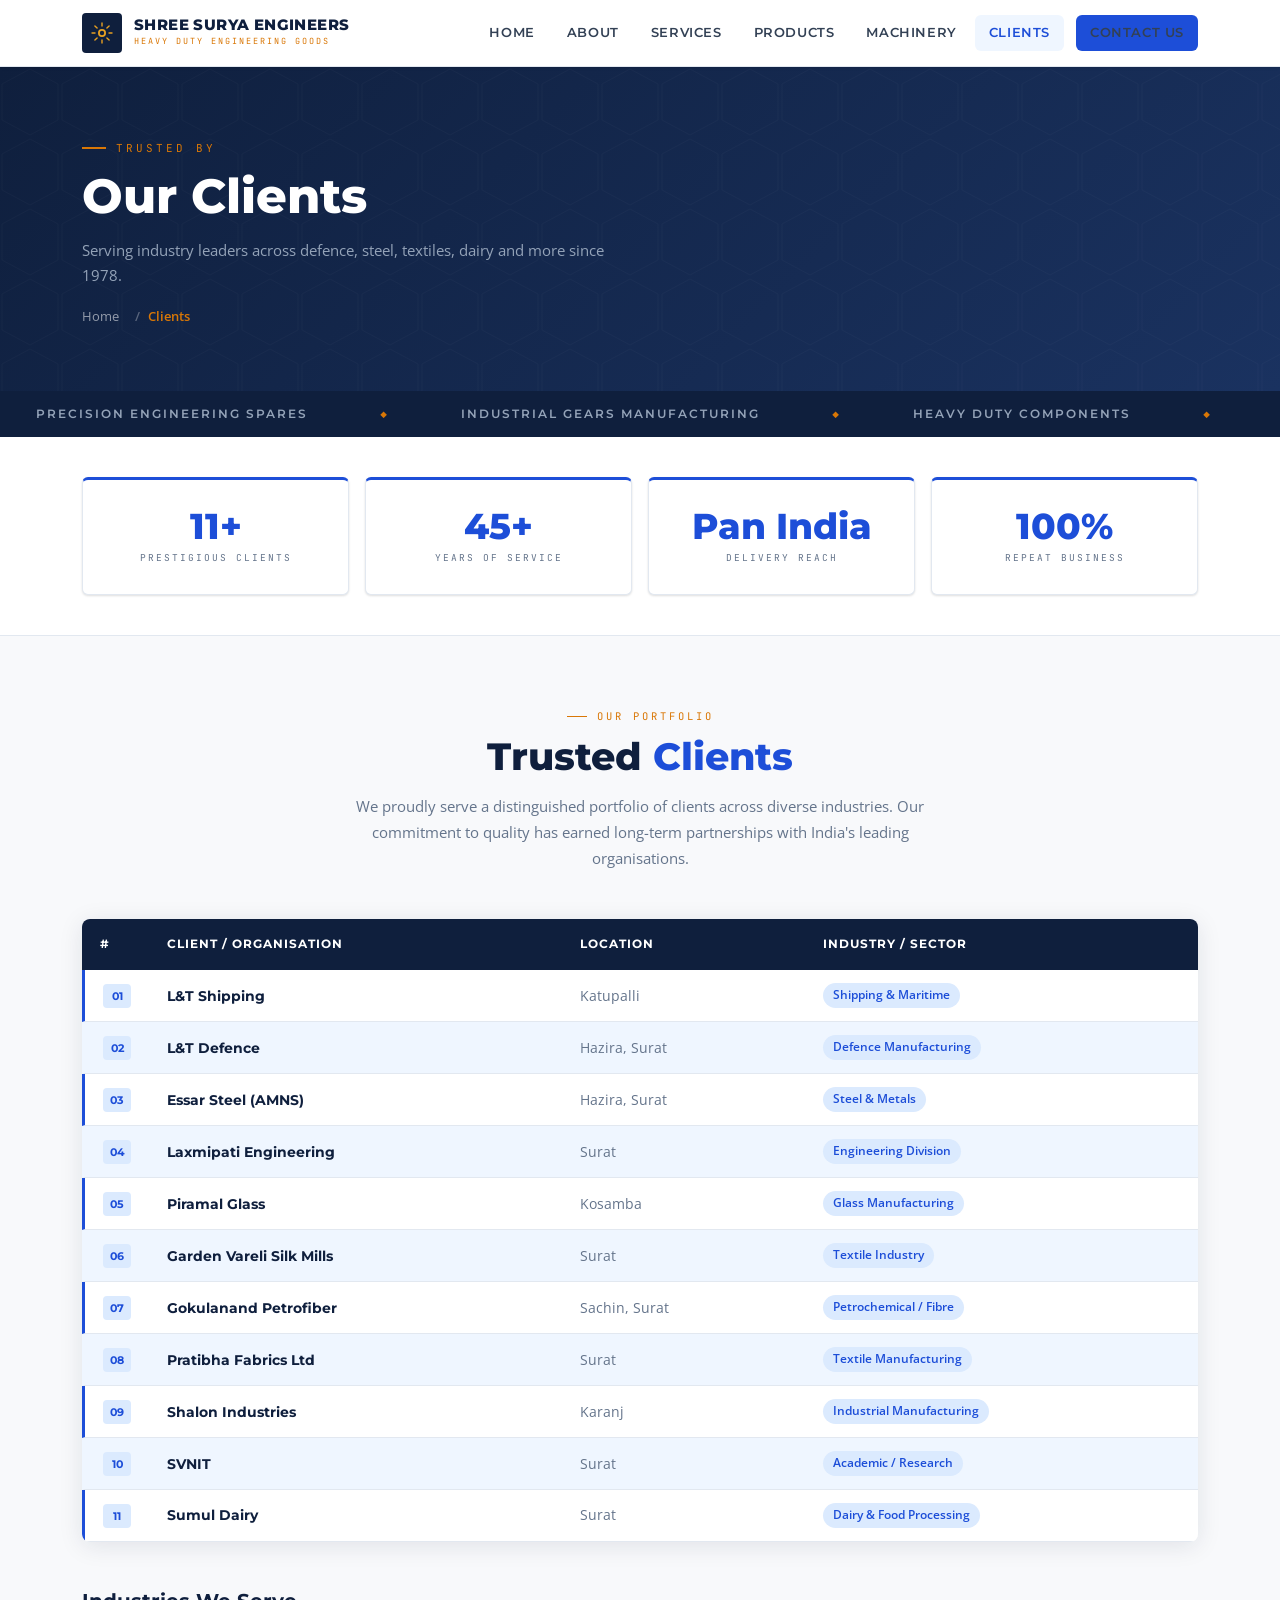
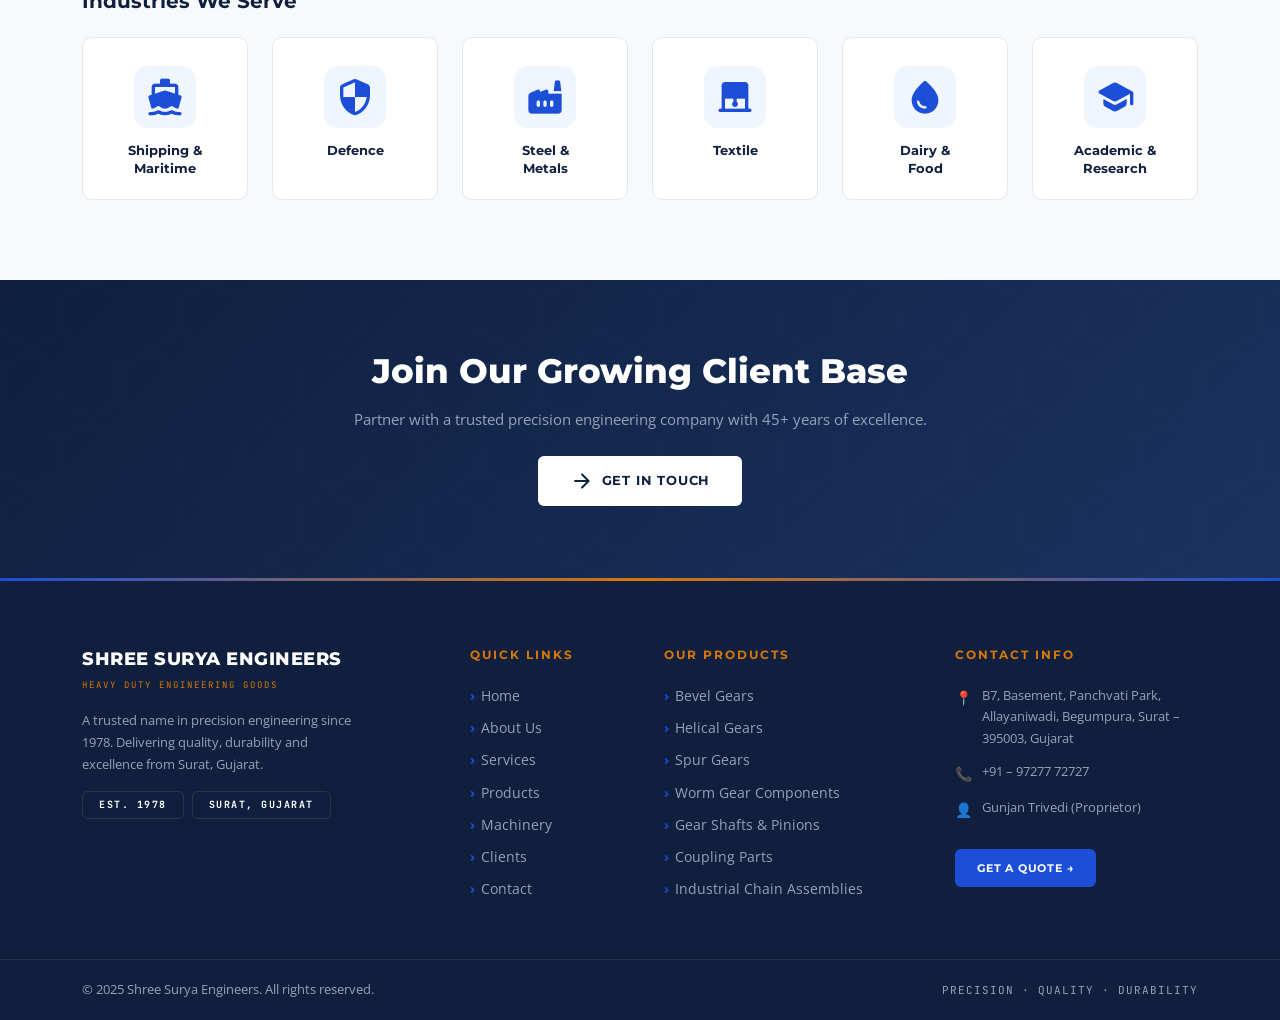
<file: clients.html>
<!DOCTYPE html>
<html lang="en">
<head>
<meta charset="UTF-8">
<meta name="viewport" content="width=device-width, initial-scale=1.0">
<title>Clients — Shree Surya Engineers</title>
<link rel="shortcut icon" href="favicon.png" />
<link rel="stylesheet" href="https://cdn.jsdelivr.net/npm/bootstrap@5.3.3/dist/css/bootstrap.min.css">
<link rel="stylesheet" href="style.css">
  <meta name="title" content="Clients — Shree Surya Engineers">
<meta name="description" content="A trusted name in precision engineering since 1978. Manufacturing and supplying world-class engineering spares, gears and heavy-duty components for industries across India.">
<meta property="og:locale" content="en_US" />
<meta property="og:type" content="website" />
<meta property="og:title" content="Clients — Shree Surya Engineers" />
<meta property="og:url" content="https://shreesuryaengineers.com" />
<meta property="og:description" content="A trusted name in precision engineering since 1978. Manufacturing and supplying world-class engineering spares, gears and heavy-duty components for industries across India.">
<meta property="og:image" content="https://shreesuryaengineers.com/og_image.png">
<meta property="og:site_name" content="Clients — Shree Surya Engineers" />
</head>
<body>
<div id="sse-nav"></div>

<section class="page-hero">
  <div class="container position-relative" style="z-index:2;">
    <div class="hero-label">Trusted By</div>
    <h1>Our Clients</h1>
    <p>Serving industry leaders across defence, steel, textiles, dairy and more since 1978.</p>
    <nav aria-label="breadcrumb"><ol class="breadcrumb">
      <li class="breadcrumb-item"><a href="index.html">Home</a></li>
      <li class="breadcrumb-item active">Clients</li>
    </ol></nav>
  </div>
</section>
<div id="sse-ticker"></div>

<!-- STATS -->
<section style="padding:40px 0;background:var(--white);border-bottom:1px solid var(--rule);">
  <div class="container">
    <div class="row g-3 text-center justify-content-center">
      <div class="col-6 col-sm-3"><div class="stat-box"><div class="stat-num">11+</div><div class="stat-lbl">Prestigious Clients</div></div></div>
      <div class="col-6 col-sm-3"><div class="stat-box"><div class="stat-num">45+</div><div class="stat-lbl">Years of Service</div></div></div>
      <div class="col-6 col-sm-3"><div class="stat-box"><div class="stat-num">Pan India</div><div class="stat-lbl">Delivery Reach</div></div></div>
      <div class="col-6 col-sm-3"><div class="stat-box"><div class="stat-num">100%</div><div class="stat-lbl">Repeat Business</div></div></div>
    </div>
  </div>
</section>

<!-- CLIENT TABLE -->
<section style="padding:72px 0 80px;background:var(--bg);">
  <div class="container">
    <div class="text-center mb-5 reveal">
      <div class="section-label justify-content-center">Our Portfolio</div>
      <h2 class="section-title">Trusted <span>Clients</span></h2>
      <p class="section-sub mx-auto">We proudly serve a distinguished portfolio of clients across diverse industries. Our commitment to quality has earned long-term partnerships with India's leading organisations.</p>
    </div>

    <div class="reveal" style="overflow-x:auto;border-radius:8px;box-shadow:0 4px 24px rgba(15,31,61,.10);">
      <table class="sse-table" style="min-width:560px;">
        <thead>
          <tr>
            <th style="width:48px;">#</th>
            <th>Client / Organisation</th>
            <th>Location</th>
            <th>Industry / Sector</th>
          </tr>
        </thead>
        <tbody>
          <tr><td><span class="badge-qty">01</span></td><td><strong style="color:var(--navy);font-family:'Montserrat',sans-serif;font-weight:700;">L&amp;T Shipping</strong></td><td style="color:var(--steel-2);">Katupalli</td><td><span class="badge-sector">Shipping &amp; Maritime</span></td></tr>
          <tr><td><span class="badge-qty">02</span></td><td><strong style="color:var(--navy);font-family:'Montserrat',sans-serif;font-weight:700;">L&amp;T Defence</strong></td><td style="color:var(--steel-2);">Hazira, Surat</td><td><span class="badge-sector">Defence Manufacturing</span></td></tr>
          <tr><td><span class="badge-qty">03</span></td><td><strong style="color:var(--navy);font-family:'Montserrat',sans-serif;font-weight:700;">Essar Steel (AMNS)</strong></td><td style="color:var(--steel-2);">Hazira, Surat</td><td><span class="badge-sector">Steel &amp; Metals</span></td></tr>
          <tr><td><span class="badge-qty">04</span></td><td><strong style="color:var(--navy);font-family:'Montserrat',sans-serif;font-weight:700;">Laxmipati Engineering</strong></td><td style="color:var(--steel-2);">Surat</td><td><span class="badge-sector">Engineering Division</span></td></tr>
          <tr><td><span class="badge-qty">05</span></td><td><strong style="color:var(--navy);font-family:'Montserrat',sans-serif;font-weight:700;">Piramal Glass</strong></td><td style="color:var(--steel-2);">Kosamba</td><td><span class="badge-sector">Glass Manufacturing</span></td></tr>
          <tr><td><span class="badge-qty">06</span></td><td><strong style="color:var(--navy);font-family:'Montserrat',sans-serif;font-weight:700;">Garden Vareli Silk Mills</strong></td><td style="color:var(--steel-2);">Surat</td><td><span class="badge-sector">Textile Industry</span></td></tr>
          <tr><td><span class="badge-qty">07</span></td><td><strong style="color:var(--navy);font-family:'Montserrat',sans-serif;font-weight:700;">Gokulanand Petrofiber</strong></td><td style="color:var(--steel-2);">Sachin, Surat</td><td><span class="badge-sector">Petrochemical / Fibre</span></td></tr>
          <tr><td><span class="badge-qty">08</span></td><td><strong style="color:var(--navy);font-family:'Montserrat',sans-serif;font-weight:700;">Pratibha Fabrics Ltd</strong></td><td style="color:var(--steel-2);">Surat</td><td><span class="badge-sector">Textile Manufacturing</span></td></tr>
          <tr><td><span class="badge-qty">09</span></td><td><strong style="color:var(--navy);font-family:'Montserrat',sans-serif;font-weight:700;">Shalon Industries</strong></td><td style="color:var(--steel-2);">Karanj</td><td><span class="badge-sector">Industrial Manufacturing</span></td></tr>
          <tr><td><span class="badge-qty">10</span></td><td><strong style="color:var(--navy);font-family:'Montserrat',sans-serif;font-weight:700;">SVNIT</strong></td><td style="color:var(--steel-2);">Surat</td><td><span class="badge-sector">Academic / Research</span></td></tr>
          <tr><td><span class="badge-qty">11</span></td><td><strong style="color:var(--navy);font-family:'Montserrat',sans-serif;font-weight:700;">Sumul Dairy</strong></td><td style="color:var(--steel-2);">Surat</td><td><span class="badge-sector">Dairy &amp; Food Processing</span></td></tr>
        </tbody>
      </table>
    </div>

    <!-- INDUSTRY SECTORS — Material Icons, proper responsive grid -->
    <div class="mt-5 reveal">
      <h5 style="font-family:'Montserrat',sans-serif;font-weight:700;color:var(--navy);margin-bottom:24px;">Industries We Serve</h5>
      <div class="row g-3 g-sm-4">

        <div class="col-6 col-sm-4 col-md-4 col-lg-2">
          <div class="sector-card">
            <div class="sector-icon">
              <span class="mi mi-40">directions_boat</span>
            </div>
            <div class="sector-name">Shipping &amp;<br>Maritime</div>
          </div>
        </div>

        <div class="col-6 col-sm-4 col-md-4 col-lg-2">
          <div class="sector-card">
            <div class="sector-icon">
              <span class="mi mi-40">security</span>
            </div>
            <div class="sector-name">Defence</div>
          </div>
        </div>

        <div class="col-6 col-sm-4 col-md-4 col-lg-2">
          <div class="sector-card">
            <div class="sector-icon">
              <span class="mi mi-40">factory</span>
            </div>
            <div class="sector-name">Steel &amp;<br>Metals</div>
          </div>
        </div>

        <div class="col-6 col-sm-4 col-md-4 col-lg-2">
          <div class="sector-card">
            <div class="sector-icon">
              <span class="mi mi-40">roller_shades</span>
            </div>
            <div class="sector-name">Textile</div>
          </div>
        </div>

        <div class="col-6 col-sm-4 col-md-4 col-lg-2">
          <div class="sector-card">
            <div class="sector-icon">
              <span class="mi mi-40">water_drop</span>
            </div>
            <div class="sector-name">Dairy &amp;<br>Food</div>
          </div>
        </div>

        <div class="col-6 col-sm-4 col-md-4 col-lg-2">
          <div class="sector-card">
            <div class="sector-icon">
              <span class="mi mi-40">school</span>
            </div>
            <div class="sector-name">Academic &amp;<br>Research</div>
          </div>
        </div>

      </div>
    </div>
  </div>
</section>

<section class="cta-band">
  <div class="container text-center position-relative" style="z-index:2;">
    <div class="reveal">
      <h2 class="mb-3">Join Our Growing Client Base</h2>
      <p class="mb-4">Partner with a trusted precision engineering company with 45+ years of excellence.</p>
      <a href="contact.html" class="btn-white-sse d-inline-flex align-items-center gap-2">
        <span class="mi mi-24">arrow_forward</span> Get in Touch
      </a>
    </div>
  </div>
</section>

<div id="sse-footer"></div>
<script src="https://cdn.jsdelivr.net/npm/bootstrap@5.3.3/dist/js/bootstrap.bundle.min.js"></script>
<script src="shared.js"></script>
</body>
</html>
</file>
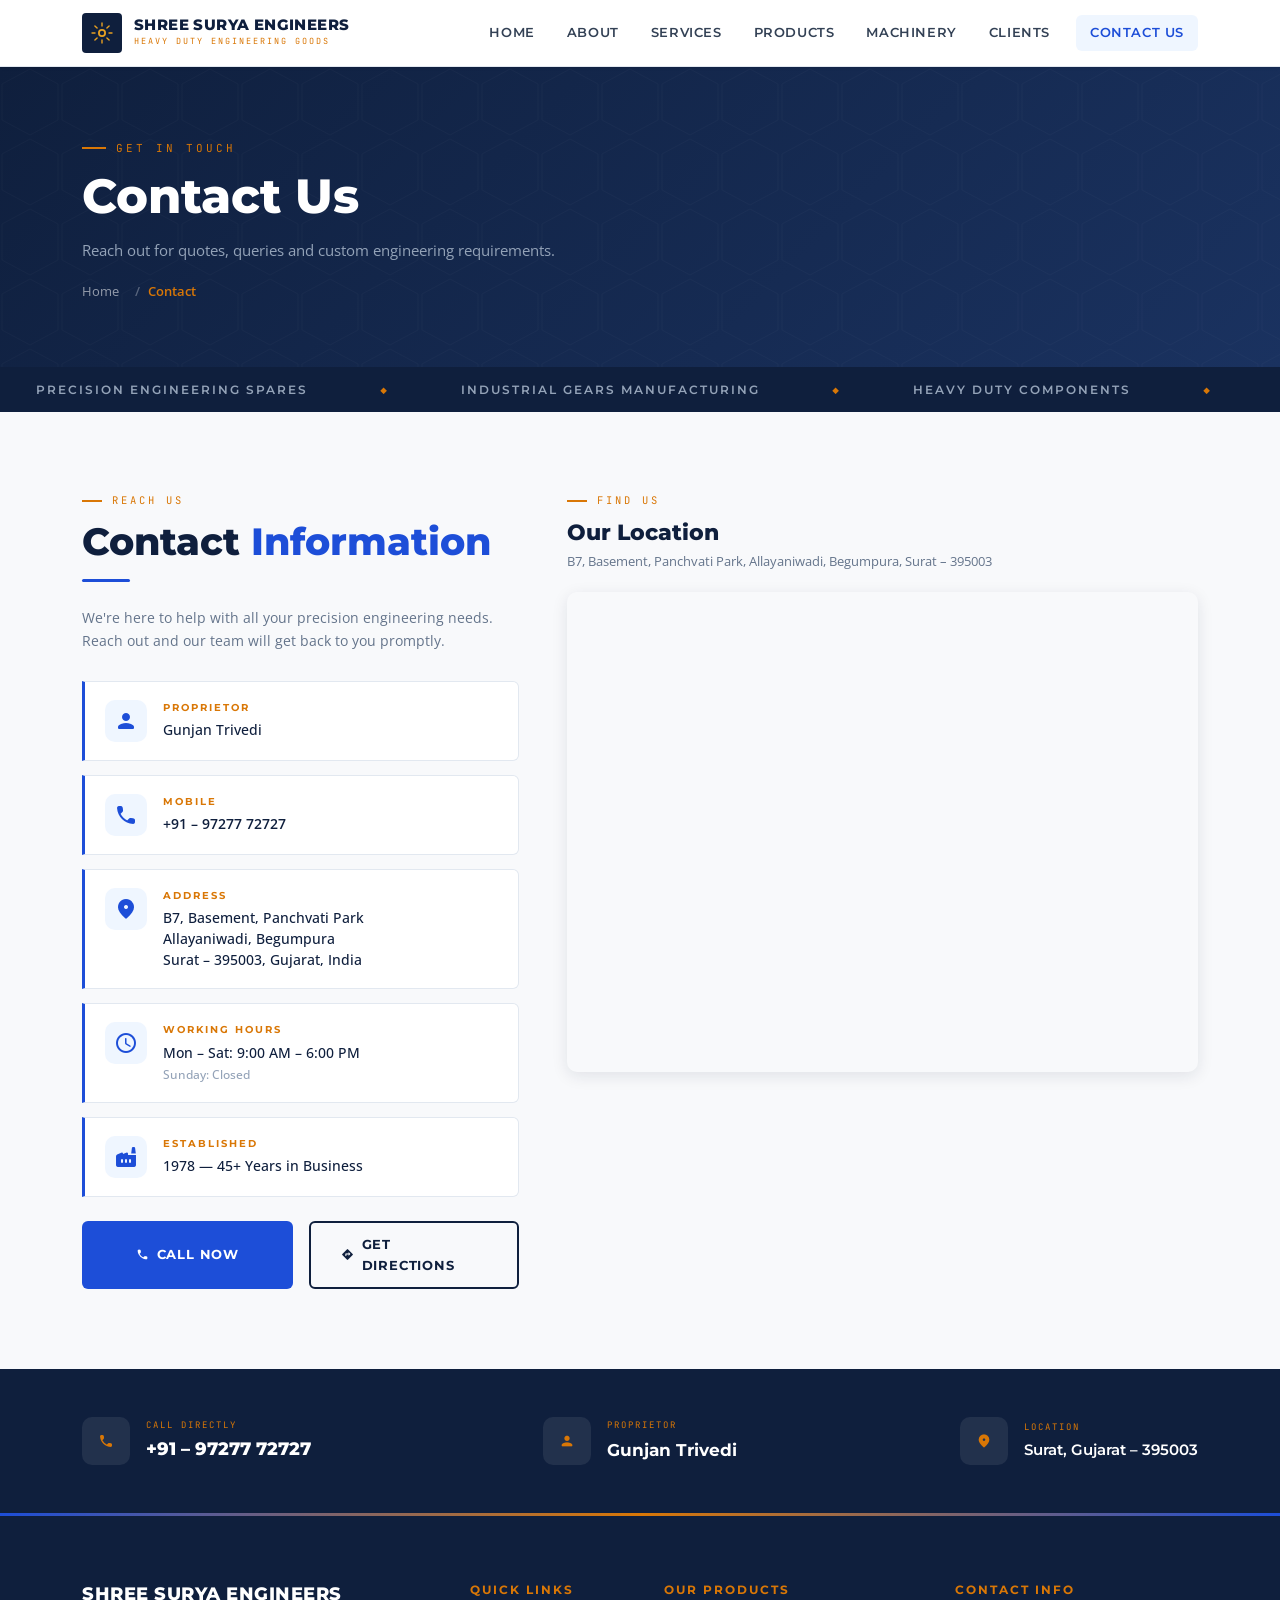
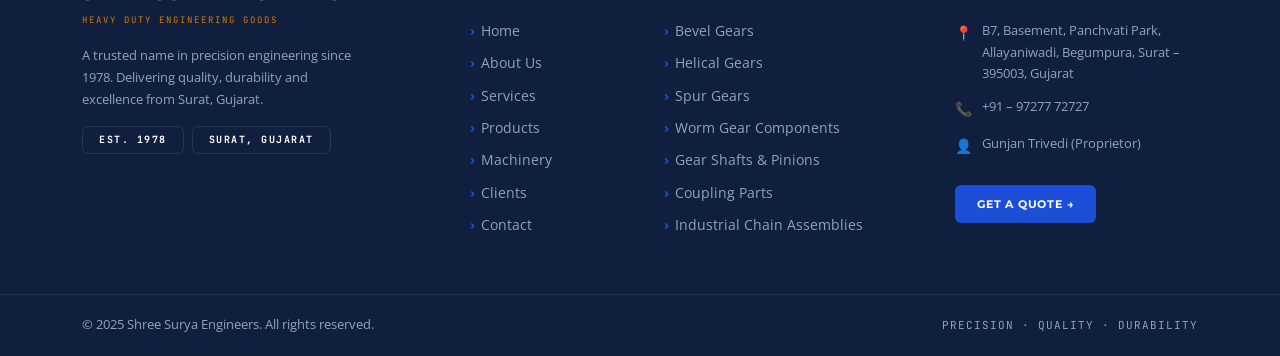
<file: contact.html>
<!DOCTYPE html>
<html lang="en">
<head>
<meta charset="UTF-8">
<meta name="viewport" content="width=device-width, initial-scale=1.0">
<title>Contact — Shree Surya Engineers</title>
<link rel="shortcut icon" href="favicon.png" />
<link rel="stylesheet" href="https://cdn.jsdelivr.net/npm/bootstrap@5.3.3/dist/css/bootstrap.min.css">
<link rel="stylesheet" href="style.css">
<meta name="title" content="Contact — Shree Surya Engineers">
<meta name="description" content="A trusted name in precision engineering since 1978. Manufacturing and supplying world-class engineering spares, gears and heavy-duty components for industries across India.">
<meta property="og:locale" content="en_US" />
<meta property="og:type" content="website" />
<meta property="og:title" content="Contact — Shree Surya Engineers" />
<meta property="og:url" content="https://shreesuryaengineers.com" />
<meta property="og:description" content="A trusted name in precision engineering since 1978. Manufacturing and supplying world-class engineering spares, gears and heavy-duty components for industries across India.">
<meta property="og:image" content="https://shreesuryaengineers.com/og_image.png">
<meta property="og:site_name" content="Contact — Shree Surya Engineers" />  
<style>
.map-embed {
  width: 100%;
  height: 480px;
  border: none;
  border-radius: 10px;
  box-shadow: var(--shadow-md);
  display: block;
}
@media (max-width: 768px) {
  .map-embed { height: 320px; }
}
</style>
</head>
<body>
<div id="sse-nav"></div>

<section class="page-hero">
  <div class="container position-relative" style="z-index:2;">
    <div class="hero-label">Get In Touch</div>
    <h1>Contact Us</h1>
    <p>Reach out for quotes, queries and custom engineering requirements.</p>
    <nav aria-label="breadcrumb">
      <ol class="breadcrumb">
        <li class="breadcrumb-item"><a href="index.html">Home</a></li>
        <li class="breadcrumb-item active">Contact</li>
      </ol>
    </nav>
  </div>
</section>
<div id="sse-ticker"></div>

<!-- MAIN CONTACT SECTION -->
<section style="padding:80px 0;background:var(--bg);">
  <div class="container">
    <div class="row g-5">

      <!-- LEFT: Contact Info -->
      <div class="col-lg-5 reveal-left">
        <div class="section-label">Reach Us</div>
        <h2 class="section-title">Contact <span>Information</span></h2>
        <div class="section-divider"></div>
        <p style="font-size:14px;color:var(--steel-2);margin-bottom:28px;">
          We're here to help with all your precision engineering needs. Reach out and our team will get back to you promptly.
        </p>

        <div class="contact-info-item">
          <div class="ci-icon-wrap"><span class="mi mi-24">person</span></div>
          <div>
            <div class="ci-label">Proprietor</div>
            <div class="ci-value">Gunjan Trivedi</div>
          </div>
        </div>

        <div class="contact-info-item">
          <div class="ci-icon-wrap"><span class="mi mi-24">call</span></div>
          <div>
            <div class="ci-label">Mobile</div>
            <div class="ci-value">
              <a href="tel:+919727772727" style="color:var(--navy);font-weight:600;">+91 – 97277 72727</a>
            </div>
          </div>
        </div>

        <div class="contact-info-item">
          <div class="ci-icon-wrap"><span class="mi mi-24">location_on</span></div>
          <div>
            <div class="ci-label">Address</div>
            <div class="ci-value">
              B7, Basement, Panchvati Park<br>
              Allayaniwadi, Begumpura<br>
              Surat – 395003, Gujarat, India
            </div>
          </div>
        </div>

        <div class="contact-info-item">
          <div class="ci-icon-wrap"><span class="mi mi-24">schedule</span></div>
          <div>
            <div class="ci-label">Working Hours</div>
            <div class="ci-value">
              Mon – Sat: 9:00 AM – 6:00 PM<br>
              <span style="font-size:12px;color:var(--steel-3);">Sunday: Closed</span>
            </div>
          </div>
        </div>

        <div class="contact-info-item">
          <div class="ci-icon-wrap"><span class="mi mi-24">factory</span></div>
          <div>
            <div class="ci-label">Established</div>
            <div class="ci-value">1978 — 45+ Years in Business</div>
          </div>
        </div>

        <!-- CTA buttons -->
        <div class="d-flex gap-3 flex-wrap mt-4">
          <a href="tel:+919727772727" class="btn-primary-sse d-inline-flex align-items-center gap-2" style="flex:1;justify-content:center;min-width:140px;">
            <span class="mi mi-20">call</span> Call Now
          </a>
          <a href="https://maps.google.com/?q=Panchvati+Park+Begumpura+Surat+395003" target="_blank"
             class="btn-outline-sse d-inline-flex align-items-center gap-2" style="flex:1;justify-content:center;min-width:140px;">
            <span class="mi mi-20">directions</span> Get Directions
          </a>
        </div>
      </div>

      <!-- RIGHT: Embedded Google Map -->
      <div class="col-lg-7 reveal">
        <div class="section-label">Find Us</div>
        <h3 style="font-family:'Montserrat',sans-serif;font-weight:800;color:var(--navy);font-size:22px;margin-bottom:6px;">
          Our Location
        </h3>
        <p style="font-size:13px;color:var(--steel-2);margin-bottom:20px;">
          B7, Basement, Panchvati Park, Allayaniwadi, Begumpura, Surat – 395003
        </p>
        <iframe
          class="map-embed"
          src="https://www.google.com/maps/embed?pb=!1m18!1m12!1m3!1d3719.8!2d72.8311!3d21.1890!2m3!1f0!2f0!3f0!3m2!1i1024!2i768!4f13.1!3m3!1m2!1s0x3be04e9f41a70001%3A0x3b5a6a6a6a6a6a6a!2sPanchvati%20Park%2C%20Begumpura%2C%20Surat%2C%20Gujarat%20395003!5e0!3m2!1sen!2sin!4v1700000000000!5m2!1sen!2sin"
          allowfullscreen=""
          loading="lazy"
          referrerpolicy="no-referrer-when-downgrade"
          title="Shree Surya Engineers Location — Surat, Gujarat">
        </iframe>
      </div>

    </div>
  </div>
</section>

<!-- QUICK CONTACT STRIP -->
<section style="padding:48px 0;background:var(--navy);">
  <div class="container">
    <div class="row g-4 align-items-center">

      <div class="col-md-4 reveal">
        <div class="d-flex align-items-center gap-3 justify-content-center justify-content-md-start">
          <div style="width:48px;height:48px;background:rgba(255,255,255,.08);border-radius:10px;display:flex;align-items:center;justify-content:center;flex-shrink:0;">
            <span class="mi mi-28" style="color:var(--gold);">call</span>
          </div>
          <div>
            <div style="font-family:'JetBrains Mono',monospace;font-size:9px;letter-spacing:2px;color:var(--gold);text-transform:uppercase;margin-bottom:3px;">Call Directly</div>
            <a href="tel:+919727772727" style="font-family:'Montserrat',sans-serif;font-size:18px;font-weight:800;color:var(--white);text-decoration:none;">+91 – 97277 72727</a>
          </div>
        </div>
      </div>

      <div class="col-md-4 reveal">
        <div class="d-flex align-items-center gap-3 justify-content-center">
          <div style="width:48px;height:48px;background:rgba(255,255,255,.08);border-radius:10px;display:flex;align-items:center;justify-content:center;flex-shrink:0;">
            <span class="mi mi-28" style="color:var(--gold);">person</span>
          </div>
          <div>
            <div style="font-family:'JetBrains Mono',monospace;font-size:9px;letter-spacing:2px;color:var(--gold);text-transform:uppercase;margin-bottom:3px;">Proprietor</div>
            <div style="font-family:'Montserrat',sans-serif;font-size:17px;font-weight:700;color:var(--white);">Gunjan Trivedi</div>
          </div>
        </div>
      </div>

      <div class="col-md-4 reveal">
        <div class="d-flex align-items-center gap-3 justify-content-center justify-content-md-end">
          <div style="width:48px;height:48px;background:rgba(255,255,255,.08);border-radius:10px;display:flex;align-items:center;justify-content:center;flex-shrink:0;">
            <span class="mi mi-28" style="color:var(--gold);">location_on</span>
          </div>
          <div>
            <div style="font-family:'JetBrains Mono',monospace;font-size:9px;letter-spacing:2px;color:var(--gold);text-transform:uppercase;margin-bottom:3px;">Location</div>
            <div style="font-family:'Montserrat',sans-serif;font-size:15px;font-weight:600;color:var(--white);">Surat, Gujarat – 395003</div>
          </div>
        </div>
      </div>

    </div>
  </div>
</section>

<div id="sse-footer"></div>
<script src="https://cdn.jsdelivr.net/npm/bootstrap@5.3.3/dist/js/bootstrap.bundle.min.js"></script>
<script src="shared.js"></script>
</body>
</html>
</file>
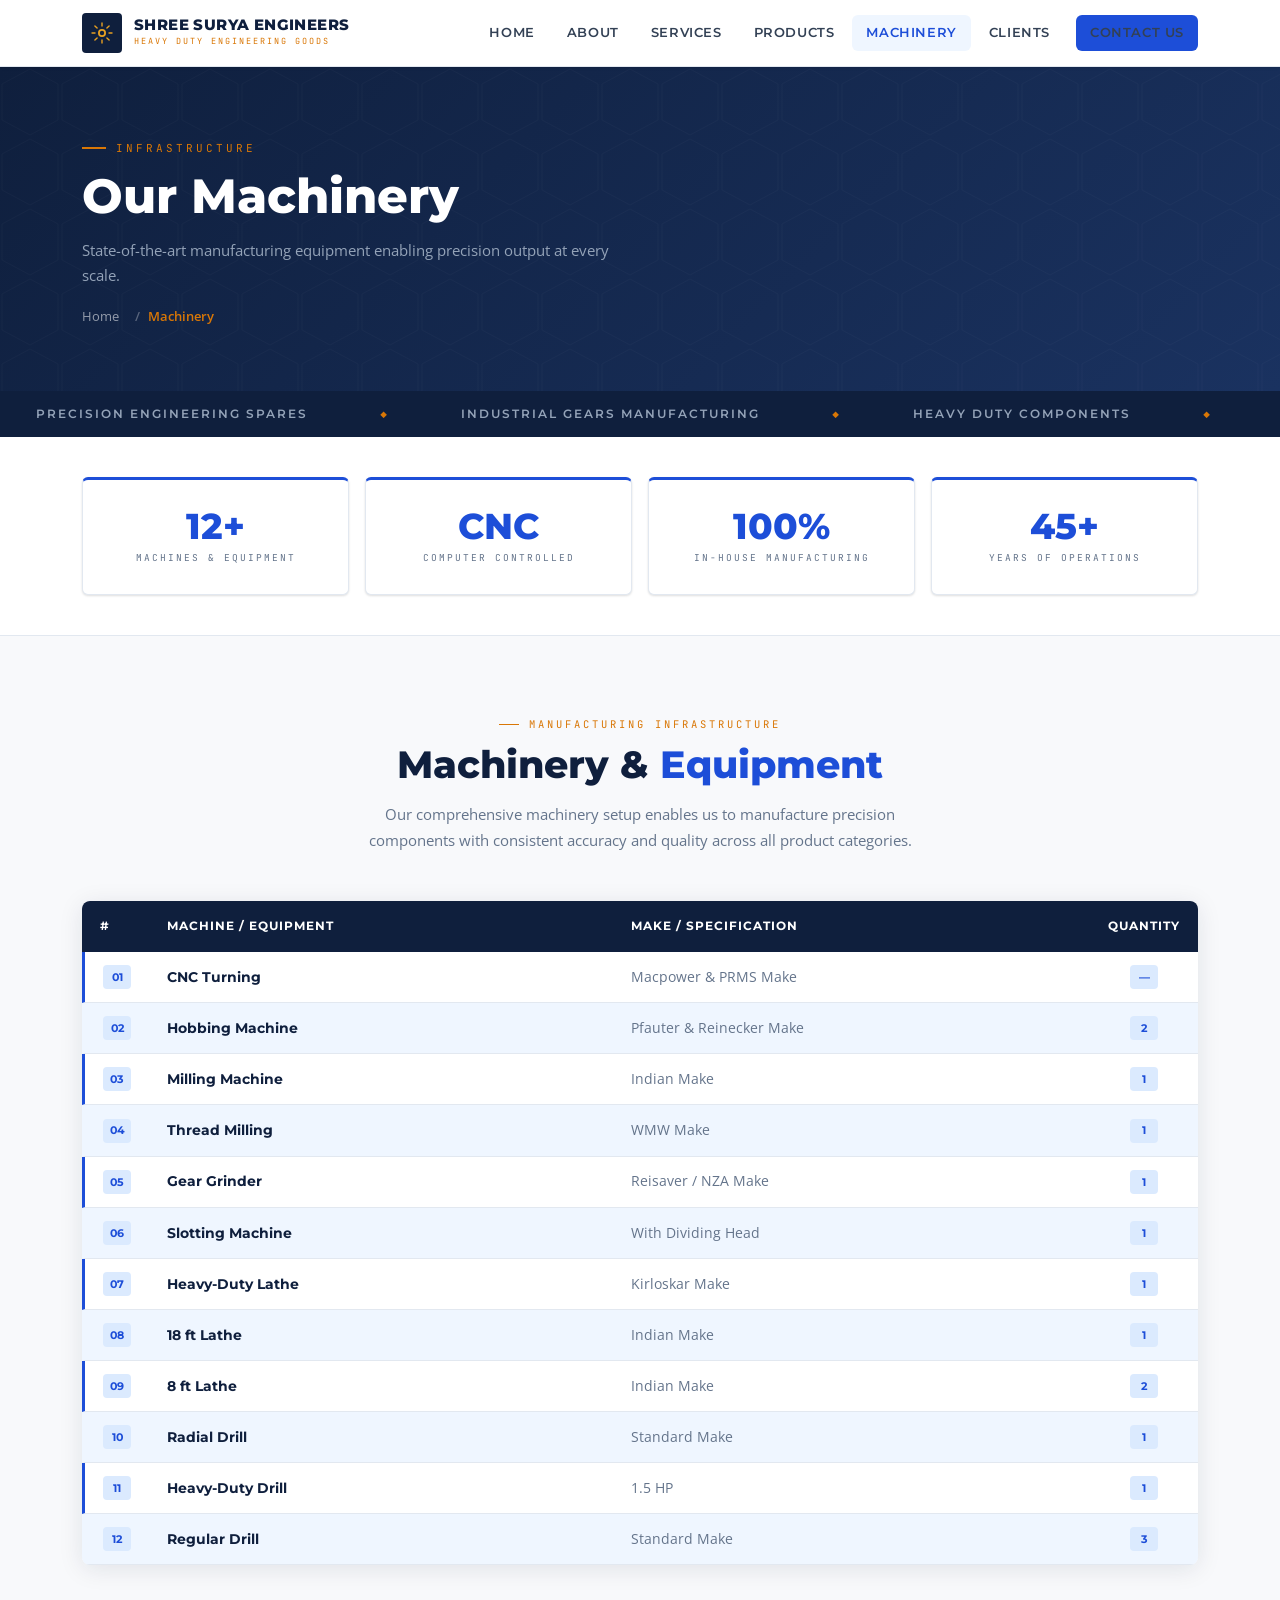
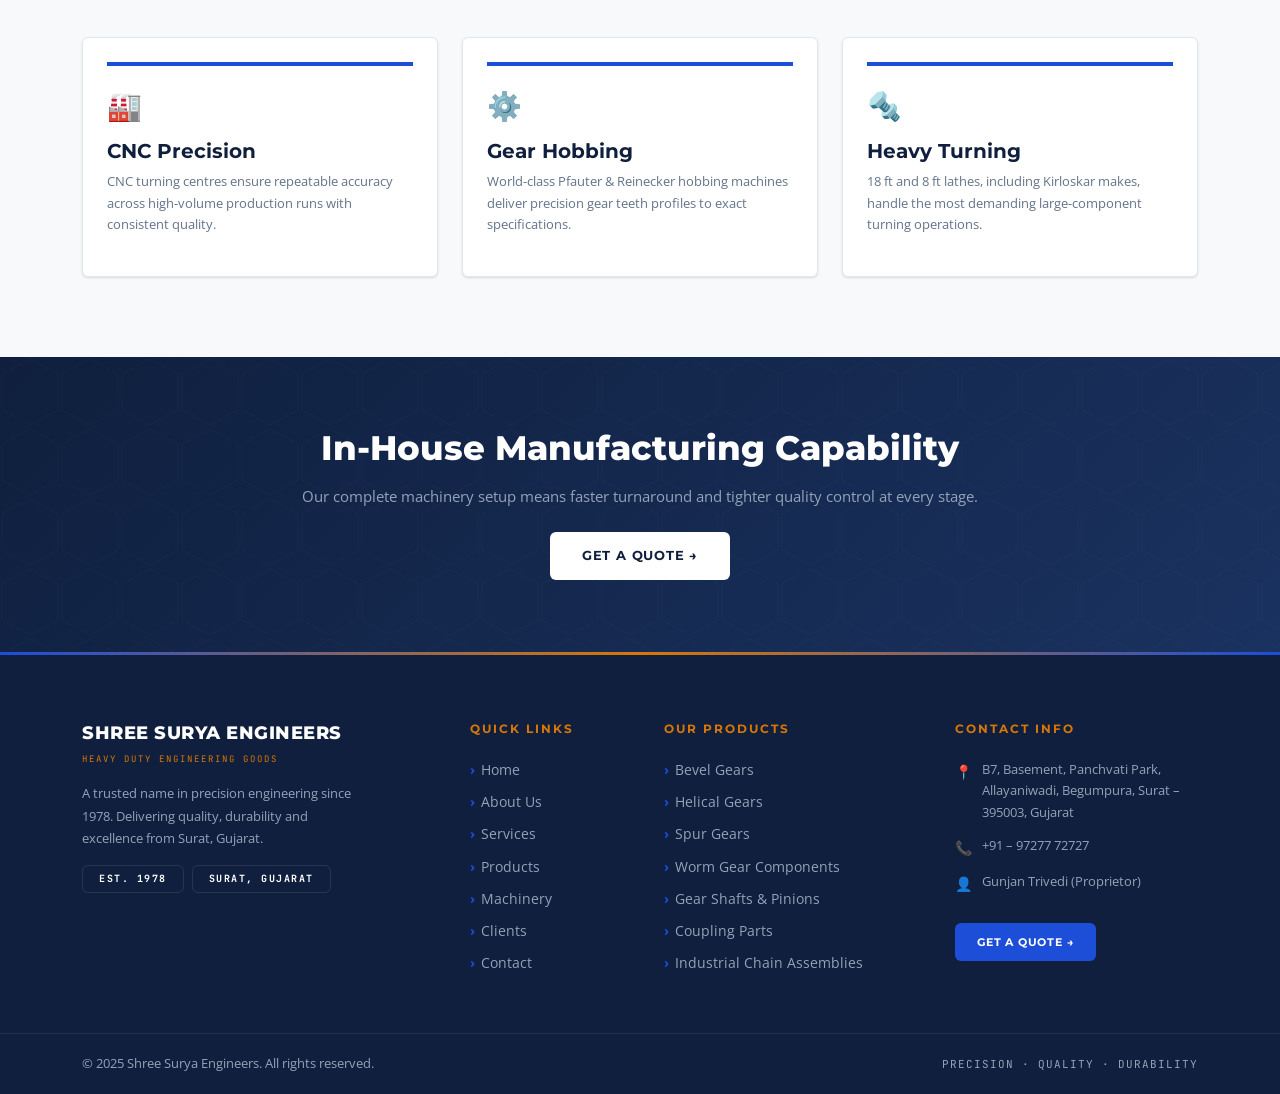
<file: machinery.html>
<!DOCTYPE html>
<html lang="en">
<head>
<meta charset="UTF-8">
<meta name="viewport" content="width=device-width, initial-scale=1.0">
<title>Machinery — Shree Surya Engineers</title>
<link rel="shortcut icon" href="favicon.png" />
<link rel="stylesheet" href="https://cdn.jsdelivr.net/npm/bootstrap@5.3.3/dist/css/bootstrap.min.css">
<link rel="stylesheet" href="style.css">
<meta name="title" content="Machinery — Shree Surya Engineers">
<meta name="description" content="A trusted name in precision engineering since 1978. Manufacturing and supplying world-class engineering spares, gears and heavy-duty components for industries across India.">
<meta property="og:locale" content="en_US" />
<meta property="og:type" content="website" />
<meta property="og:title" content="Machinery — Shree Surya Engineers" />
<meta property="og:url" content="https://shreesuryaengineers.com" />
<meta property="og:description" content="A trusted name in precision engineering since 1978. Manufacturing and supplying world-class engineering spares, gears and heavy-duty components for industries across India.">
<meta property="og:image" content="https://shreesuryaengineers.com/og_image.png">
<meta property="og:site_name" content="Machinery — Shree Surya Engineers" />
<link rel="shortcut icon" href="favicon.png" />
</head>
<body>
<div id="sse-nav"></div>

<section class="page-hero">
  <div class="container position-relative" style="z-index:2;">
    <div class="hero-label">Infrastructure</div>
    <h1>Our Machinery</h1>
    <p>State-of-the-art manufacturing equipment enabling precision output at every scale.</p>
    <nav aria-label="breadcrumb"><ol class="breadcrumb"><li class="breadcrumb-item"><a href="index.html">Home</a></li><li class="breadcrumb-item active">Machinery</li></ol></nav>
  </div>
</section>
<div id="sse-ticker"></div>

<!-- STATS -->
<section style="padding:40px 0;background:var(--white);border-bottom:1px solid var(--rule);">
  <div class="container">
    <div class="row g-3 text-center justify-content-center">
      <div class="col-6 col-md-3"><div class="stat-box"><div class="stat-num">12+</div><div class="stat-lbl">Machines & Equipment</div></div></div>
      <div class="col-6 col-md-3"><div class="stat-box"><div class="stat-num">CNC</div><div class="stat-lbl">Computer Controlled</div></div></div>
      <div class="col-6 col-md-3"><div class="stat-box"><div class="stat-num">100%</div><div class="stat-lbl">In-House Manufacturing</div></div></div>
      <div class="col-6 col-md-3"><div class="stat-box"><div class="stat-num">45+</div><div class="stat-lbl">Years of Operations</div></div></div>
    </div>
  </div>
</section>

<!-- MACHINERY TABLE -->
<section style="padding:80px 0;background:var(--bg);">
  <div class="container">
    <div class="text-center mb-5 reveal">
      <div class="section-label justify-content-center">Manufacturing Infrastructure</div>
      <h2 class="section-title">Machinery & <span>Equipment</span></h2>
      <p class="section-sub mx-auto">Our comprehensive machinery setup enables us to manufacture precision components with consistent accuracy and quality across all product categories.</p>
    </div>

    <div class="reveal" style="overflow-x:auto;border-radius:8px;box-shadow:0 4px 24px rgba(15,31,61,.10);">
      <table class="sse-table" style="min-width:600px;">
        <thead>
          <tr>
            <th style="width:44px;">#</th>
            <th>Machine / Equipment</th>
            <th>Make / Specification</th>
            <th style="text-align:center;width:90px;">Quantity</th>
          </tr>
        </thead>
        <tbody>
          <tr>
            <td><span class="badge-qty">01</span></td>
            <td><strong style="color:var(--navy);font-family:'Montserrat',sans-serif;font-size:13.5px;font-weight:700;">CNC Turning</strong></td>
            <td style="color:var(--steel-2);">Macpower &amp; PRMS Make</td>
            <td style="text-align:center;"><span class="badge-qty">—</span></td>
          </tr>
          <tr>
            <td><span class="badge-qty">02</span></td>
            <td><strong style="color:var(--navy);font-family:'Montserrat',sans-serif;font-size:13.5px;font-weight:700;">Hobbing Machine</strong></td>
            <td style="color:var(--steel-2);">Pfauter &amp; Reinecker Make</td>
            <td style="text-align:center;"><span class="badge-qty">2</span></td>
          </tr>
          <tr>
            <td><span class="badge-qty">03</span></td>
            <td><strong style="color:var(--navy);font-family:'Montserrat',sans-serif;font-size:13.5px;font-weight:700;">Milling Machine</strong></td>
            <td style="color:var(--steel-2);">Indian Make</td>
            <td style="text-align:center;"><span class="badge-qty">1</span></td>
          </tr>
          <tr>
            <td><span class="badge-qty">04</span></td>
            <td><strong style="color:var(--navy);font-family:'Montserrat',sans-serif;font-size:13.5px;font-weight:700;">Thread Milling</strong></td>
            <td style="color:var(--steel-2);">WMW Make</td>
            <td style="text-align:center;"><span class="badge-qty">1</span></td>
          </tr>
          <tr>
            <td><span class="badge-qty">05</span></td>
            <td><strong style="color:var(--navy);font-family:'Montserrat',sans-serif;font-size:13.5px;font-weight:700;">Gear Grinder</strong></td>
            <td style="color:var(--steel-2);">Reisaver / NZA Make</td>
            <td style="text-align:center;"><span class="badge-qty">1</span></td>
          </tr>
          <tr>
            <td><span class="badge-qty">06</span></td>
            <td><strong style="color:var(--navy);font-family:'Montserrat',sans-serif;font-size:13.5px;font-weight:700;">Slotting Machine</strong></td>
            <td style="color:var(--steel-2);">With Dividing Head</td>
            <td style="text-align:center;"><span class="badge-qty">1</span></td>
          </tr>
          <tr>
            <td><span class="badge-qty">07</span></td>
            <td><strong style="color:var(--navy);font-family:'Montserrat',sans-serif;font-size:13.5px;font-weight:700;">Heavy-Duty Lathe</strong></td>
            <td style="color:var(--steel-2);">Kirloskar Make</td>
            <td style="text-align:center;"><span class="badge-qty">1</span></td>
          </tr>
          <tr>
            <td><span class="badge-qty">08</span></td>
            <td><strong style="color:var(--navy);font-family:'Montserrat',sans-serif;font-size:13.5px;font-weight:700;">18 ft Lathe</strong></td>
            <td style="color:var(--steel-2);">Indian Make</td>
            <td style="text-align:center;"><span class="badge-qty">1</span></td>
          </tr>
          <tr>
            <td><span class="badge-qty">09</span></td>
            <td><strong style="color:var(--navy);font-family:'Montserrat',sans-serif;font-size:13.5px;font-weight:700;">8 ft Lathe</strong></td>
            <td style="color:var(--steel-2);">Indian Make</td>
            <td style="text-align:center;"><span class="badge-qty">2</span></td>
          </tr>
          <tr>
            <td><span class="badge-qty">10</span></td>
            <td><strong style="color:var(--navy);font-family:'Montserrat',sans-serif;font-size:13.5px;font-weight:700;">Radial Drill</strong></td>
            <td style="color:var(--steel-2);">Standard Make</td>
            <td style="text-align:center;"><span class="badge-qty">1</span></td>
          </tr>
          <tr>
            <td><span class="badge-qty">11</span></td>
            <td><strong style="color:var(--navy);font-family:'Montserrat',sans-serif;font-size:13.5px;font-weight:700;">Heavy-Duty Drill</strong></td>
            <td style="color:var(--steel-2);">1.5 HP</td>
            <td style="text-align:center;"><span class="badge-qty">1</span></td>
          </tr>
          <tr>
            <td><span class="badge-qty">12</span></td>
            <td><strong style="color:var(--navy);font-family:'Montserrat',sans-serif;font-size:13.5px;font-weight:700;">Regular Drill</strong></td>
            <td style="color:var(--steel-2);">Standard Make</td>
            <td style="text-align:center;"><span class="badge-qty">3</span></td>
          </tr>
        </tbody>
      </table>
    </div>

    <!-- Machine category cards -->
    <div class="row g-4 mt-5">
      <div class="col-md-4 reveal">
        <div class="sse-card p-4">
          <div class="card-top-bar mb-3"></div>
          <div style="font-size:28px;margin-bottom:12px;">🏭</div>
          <h5 style="font-family:'Montserrat',sans-serif;font-weight:700;color:var(--navy);margin-bottom:8px;">CNC Precision</h5>
          <p style="font-size:13px;color:var(--steel-2);">CNC turning centres ensure repeatable accuracy across high-volume production runs with consistent quality.</p>
        </div>
      </div>
      <div class="col-md-4 reveal">
        <div class="sse-card p-4">
          <div class="card-top-bar mb-3"></div>
          <div style="font-size:28px;margin-bottom:12px;">⚙️</div>
          <h5 style="font-family:'Montserrat',sans-serif;font-weight:700;color:var(--navy);margin-bottom:8px;">Gear Hobbing</h5>
          <p style="font-size:13px;color:var(--steel-2);">World-class Pfauter &amp; Reinecker hobbing machines deliver precision gear teeth profiles to exact specifications.</p>
        </div>
      </div>
      <div class="col-md-4 reveal">
        <div class="sse-card p-4">
          <div class="card-top-bar mb-3"></div>
          <div style="font-size:28px;margin-bottom:12px;">🔩</div>
          <h5 style="font-family:'Montserrat',sans-serif;font-weight:700;color:var(--navy);margin-bottom:8px;">Heavy Turning</h5>
          <p style="font-size:13px;color:var(--steel-2);">18 ft and 8 ft lathes, including Kirloskar makes, handle the most demanding large-component turning operations.</p>
        </div>
      </div>
    </div>
  </div>
</section>

<section class="cta-band">
  <div class="container text-center position-relative" style="z-index:2;">
    <div class="reveal">
      <h2 class="mb-3">In-House Manufacturing Capability</h2>
      <p class="mb-4">Our complete machinery setup means faster turnaround and tighter quality control at every stage.</p>
      <a href="contact.html" class="btn-white-sse">Get a Quote →</a>
    </div>
  </div>
</section>

<div id="sse-footer"></div>
<script src="https://cdn.jsdelivr.net/npm/bootstrap@5.3.3/dist/js/bootstrap.bundle.min.js"></script>
<script src="shared.js"></script>
</body>
</html>
</file>
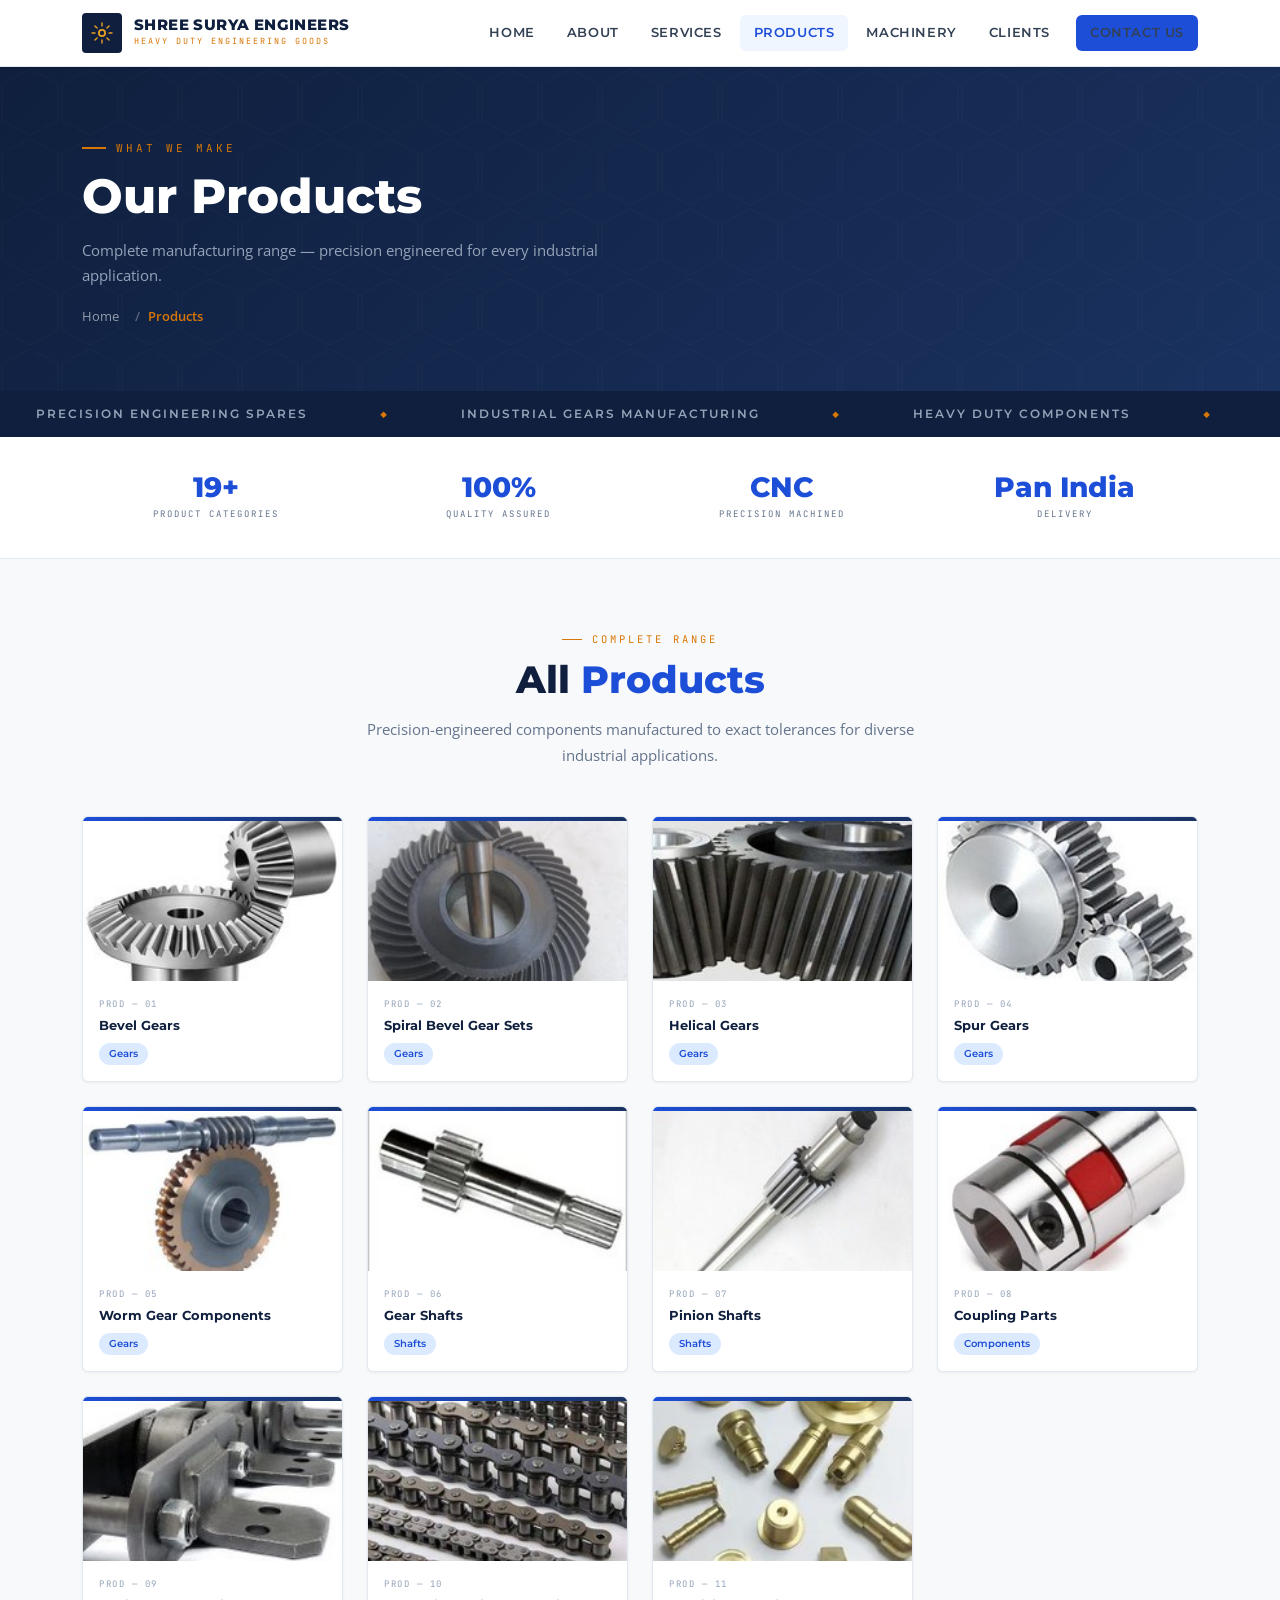
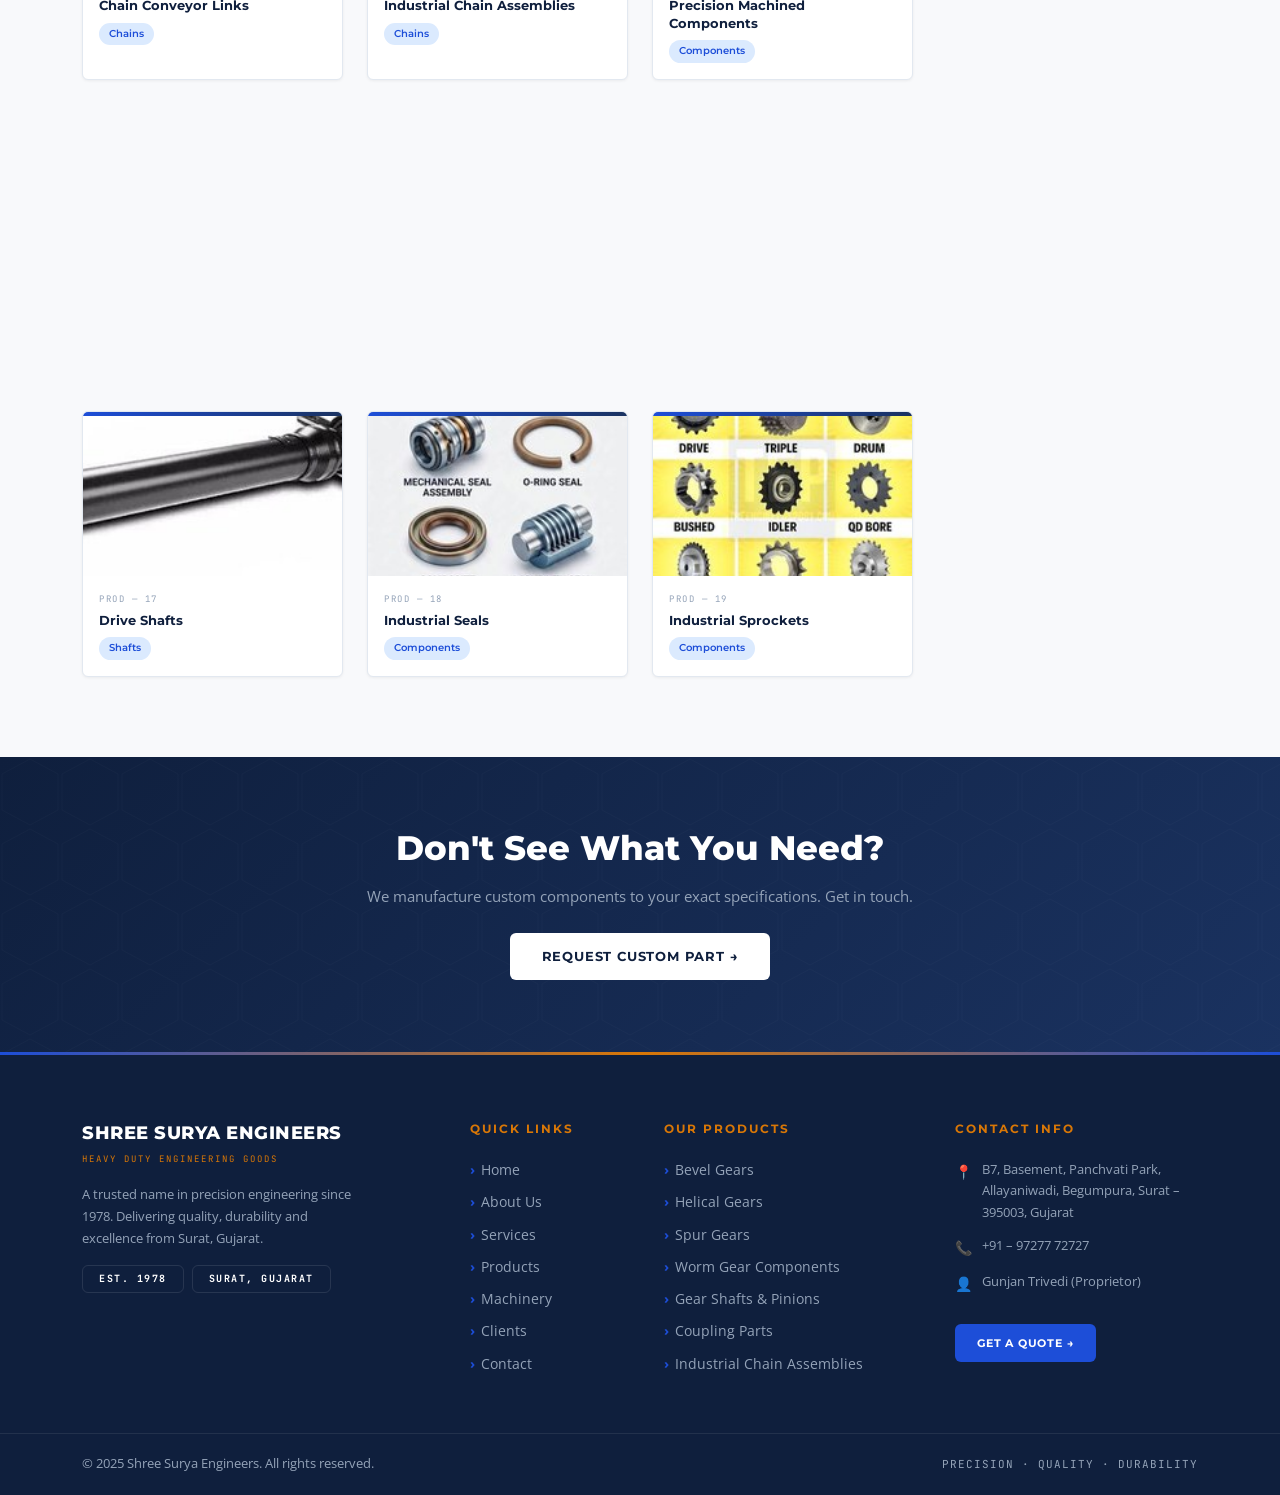
<file: products.html>
<!DOCTYPE html>
<html lang="en">
<head>
<meta charset="UTF-8">
<meta name="viewport" content="width=device-width, initial-scale=1.0">
<title>Products — Shree Surya Engineers</title>
<link rel="shortcut icon" href="favicon.png" />
<link rel="stylesheet" href="https://cdn.jsdelivr.net/npm/bootstrap@5.3.3/dist/css/bootstrap.min.css">
<link rel="stylesheet" href="style.css">
<meta name="title" content="Products — Shree Surya Engineers">
<meta name="description" content="A trusted name in precision engineering since 1978. Manufacturing and supplying world-class engineering spares, gears and heavy-duty components for industries across India.">
<meta property="og:locale" content="en_US" />
<meta property="og:type" content="website" />
<meta property="og:title" content="Products — Shree Surya Engineers" />
<meta property="og:url" content="https://shreesuryaengineers.com" />
<meta property="og:description" content="A trusted name in precision engineering since 1978. Manufacturing and supplying world-class engineering spares, gears and heavy-duty components for industries across India.">
<meta property="og:image" content="https://shreesuryaengineers.com/og_image.png">
<meta property="og:site_name" content="Products — Shree Surya Engineers" />
<style>
.filter-btn { font-family:'Montserrat',sans-serif; font-size:11px; font-weight:700; letter-spacing:.8px; text-transform:uppercase; padding:8px 20px; border-radius:20px; border:1.5px solid var(--rule); background:var(--white); color:var(--steel-2); cursor:pointer; transition:all .25s; }
.filter-btn:hover, .filter-btn.active { background:var(--blue); color:var(--white); border-color:var(--blue); }
.product-card { background:var(--white); border:1px solid var(--rule); border-radius:6px; overflow:hidden; box-shadow:0 1px 3px rgba(0,0,0,.06); transition:transform .28s, box-shadow .28s, border-color .28s; height:100%; }
.product-card:hover { transform:translateY(-6px); box-shadow:0 12px 40px rgba(15,31,61,.15); border-color:rgba(29,78,216,.25); }
.product-card:hover .product-img-wrap img { transform:scale(1.07); }
.product-card-top { height:4px; background:linear-gradient(90deg,var(--blue),var(--navy-mid)); }
.product-img-wrap { background:var(--blue-pale); height:160px; overflow:hidden; display:flex; align-items:center; justify-content:center; }
.product-img-wrap img { width:100%; height:100%; object-fit:cover; transition:transform .4s ease; }
.product-card-body { padding:16px; }
.product-serial { font-family:'JetBrains Mono',monospace; font-size:9px; color:var(--steel-3); letter-spacing:1.5px; margin-bottom:5px; }
.product-name { font-family:'Montserrat',sans-serif; font-size:13px; font-weight:700; color:var(--navy); line-height:1.35; }
.product-cat { display:inline-block; margin-top:8px; font-size:10px; font-weight:600; font-family:'Montserrat',sans-serif; background:var(--blue-lt); color:var(--blue); padding:3px 10px; border-radius:20px; }
</style>
</head>
<body>
<div id="sse-nav"></div>

<section class="page-hero">
  <div class="container position-relative" style="z-index:2;">
    <div class="hero-label">What We Make</div>
    <h1>Our Products</h1>
    <p>Complete manufacturing range — precision engineered for every industrial application.</p>
    <nav aria-label="breadcrumb"><ol class="breadcrumb"><li class="breadcrumb-item"><a href="index.html">Home</a></li><li class="breadcrumb-item active">Products</li></ol></nav>
  </div>
</section>
<div id="sse-ticker"></div>

<!-- STATS STRIP -->
<section style="padding:36px 0;background:var(--white);border-bottom:1px solid var(--rule);">
  <div class="container">
    <div class="row g-3 text-center">
      <div class="col-6 col-md-3"><div class="stat-num" style="font-size:28px;">19+</div><div class="stat-lbl" style="font-size:9px;">Product Categories</div></div>
      <div class="col-6 col-md-3"><div class="stat-num" style="font-size:28px;">100%</div><div class="stat-lbl" style="font-size:9px;">Quality Assured</div></div>
      <div class="col-6 col-md-3"><div class="stat-num" style="font-size:28px;">CNC</div><div class="stat-lbl" style="font-size:9px;">Precision Machined</div></div>
      <div class="col-6 col-md-3"><div class="stat-num" style="font-size:28px;">Pan India</div><div class="stat-lbl" style="font-size:9px;">Delivery</div></div>
    </div>
  </div>
</section>

<!-- PRODUCTS GRID -->
<section style="padding:72px 0 80px;background:var(--bg);">
  <div class="container">
    <div class="text-center mb-5 reveal">
      <div class="section-label justify-content-center">Complete Range</div>
      <h2 class="section-title">All <span>Products</span></h2>
      <p class="section-sub mx-auto">Precision-engineered components manufactured to exact tolerances for diverse industrial applications.</p>
    </div>

    <div class="row g-3 g-md-4" id="products-grid">

      <div class="col-6 col-md-4 col-lg-3 reveal">
        <div class="product-card">
          <div class="product-card-top"></div>
          <div class="product-img-wrap"><img src="beval_gear.jpg" alt="Bevel Gears" loading="lazy"></div>
          <div class="product-card-body">
            <div class="product-serial">PROD — 01</div>
            <div class="product-name">Bevel Gears</div>
            <span class="product-cat">Gears</span>
          </div>
        </div>
      </div>

      <div class="col-6 col-md-4 col-lg-3 reveal">
        <div class="product-card">
          <div class="product-card-top"></div>
          <div class="product-img-wrap"><img src="spiral-beval.jpg" alt="Spiral Bevel Gear Sets" loading="lazy"></div>
          <div class="product-card-body">
            <div class="product-serial">PROD — 02</div>
            <div class="product-name">Spiral Bevel Gear Sets</div>
            <span class="product-cat">Gears</span>
          </div>
        </div>
      </div>

      <div class="col-6 col-md-4 col-lg-3 reveal">
        <div class="product-card">
          <div class="product-card-top"></div>
          <div class="product-img-wrap"><img src="helical_gears.jpg" alt="Helical Gears" loading="lazy"></div>
          <div class="product-card-body">
            <div class="product-serial">PROD — 03</div>
            <div class="product-name">Helical Gears</div>
            <span class="product-cat">Gears</span>
          </div>
        </div>
      </div>

      <div class="col-6 col-md-4 col-lg-3 reveal">
        <div class="product-card">
          <div class="product-card-top"></div>
          <div class="product-img-wrap"><img src="spur_gears.jpg" alt="Spur Gears" loading="lazy"></div>
          <div class="product-card-body">
            <div class="product-serial">PROD — 04</div>
            <div class="product-name">Spur Gears</div>
            <span class="product-cat">Gears</span>
          </div>
        </div>
      </div>

      <div class="col-6 col-md-4 col-lg-3 reveal">
        <div class="product-card">
          <div class="product-card-top"></div>
          <div class="product-img-wrap"><img src="worm_gear_components.jpg" alt="Worm Gear Components" loading="lazy"></div>
          <div class="product-card-body">
            <div class="product-serial">PROD — 05</div>
            <div class="product-name">Worm Gear Components</div>
            <span class="product-cat">Gears</span>
          </div>
        </div>
      </div>

      <div class="col-6 col-md-4 col-lg-3 reveal">
        <div class="product-card">
          <div class="product-card-top"></div>
          <div class="product-img-wrap"><img src="gear_shaft.jpg" alt="Gear Shafts" loading="lazy"></div>
          <div class="product-card-body">
            <div class="product-serial">PROD — 06</div>
            <div class="product-name">Gear Shafts</div>
            <span class="product-cat">Shafts</span>
          </div>
        </div>
      </div>

      <div class="col-6 col-md-4 col-lg-3 reveal">
        <div class="product-card">
          <div class="product-card-top"></div>
          <div class="product-img-wrap"><img src="pinion_shaft.jpg" alt="Pinion Shafts" loading="lazy"></div>
          <div class="product-card-body">
            <div class="product-serial">PROD — 07</div>
            <div class="product-name">Pinion Shafts</div>
            <span class="product-cat">Shafts</span>
          </div>
        </div>
      </div>

      <div class="col-6 col-md-4 col-lg-3 reveal">
        <div class="product-card">
          <div class="product-card-top"></div>
          <div class="product-img-wrap"><img src="coupling.jpg" alt="Coupling Parts" loading="lazy"></div>
          <div class="product-card-body">
            <div class="product-serial">PROD — 08</div>
            <div class="product-name">Coupling Parts</div>
            <span class="product-cat">Components</span>
          </div>
        </div>
      </div>

      <div class="col-6 col-md-4 col-lg-3 reveal">
        <div class="product-card">
          <div class="product-card-top"></div>
          <div class="product-img-wrap"><img src="conveyor_chain_links.jpg" alt="Chain Conveyor Links" loading="lazy"></div>
          <div class="product-card-body">
            <div class="product-serial">PROD — 09</div>
            <div class="product-name">Chain Conveyor Links</div>
            <span class="product-cat">Chains</span>
          </div>
        </div>
      </div>

      <div class="col-6 col-md-4 col-lg-3 reveal">
        <div class="product-card">
          <div class="product-card-top"></div>
          <div class="product-img-wrap"><img src="industrial_chain.jpg" alt="Industrial Chain" loading="lazy"></div>
          <div class="product-card-body">
            <div class="product-serial">PROD — 10</div>
            <div class="product-name">Industrial Chain Assemblies</div>
            <span class="product-cat">Chains</span>
          </div>
        </div>
      </div>

      <div class="col-6 col-md-4 col-lg-3 reveal">
        <div class="product-card">
          <div class="product-card-top"></div>
          <div class="product-img-wrap"><img src="precision_machined_components.jpg" alt="Precision Machined Components" loading="lazy"></div>
          <div class="product-card-body">
            <div class="product-serial">PROD — 11</div>
            <div class="product-name">Precision Machined Components</div>
            <span class="product-cat">Components</span>
          </div>
        </div>
      </div>

      <div class="col-6 col-md-4 col-lg-3 reveal">
        <div class="product-card">
          <div class="product-card-top"></div>
          <div class="product-img-wrap"><img src="textile_machine_spares.jpg" alt="Textile Machinery Spares" loading="lazy"></div>
          <div class="product-card-body">
            <div class="product-serial">PROD — 12</div>
            <div class="product-name">Textile Machinery Spares</div>
            <span class="product-cat">Spares</span>
          </div>
        </div>
      </div>

      <div class="col-6 col-md-4 col-lg-3 reveal">
        <div class="product-card">
          <div class="product-card-top"></div>
          <div class="product-img-wrap"><img src="heavy_duty_gear_assemblies.jpg" alt="Heavy Duty Gear Assemblies" loading="lazy"></div>
          <div class="product-card-body">
            <div class="product-serial">PROD — 13</div>
            <div class="product-name">Heavy Duty Gear Assemblies</div>
            <span class="product-cat">Assemblies</span>
          </div>
        </div>
      </div>

      <div class="col-6 col-md-4 col-lg-3 reveal">
        <div class="product-card">
          <div class="product-card-top"></div>
          <div class="product-img-wrap"><img src="bearing_housing_assemblies.jpg" alt="Bearing Housing Components" loading="lazy"></div>
          <div class="product-card-body">
            <div class="product-serial">PROD — 14</div>
            <div class="product-name">Bearing Housing Components</div>
            <span class="product-cat">Components</span>
          </div>
        </div>
      </div>

      <div class="col-6 col-md-4 col-lg-3 reveal">
        <div class="product-card">
          <div class="product-card-top"></div>
          <div class="product-img-wrap"><img src="customised_casting_parts.jpg" alt="Customized Casting Parts" loading="lazy"></div>
          <div class="product-card-body">
            <div class="product-serial">PROD — 15</div>
            <div class="product-name">Customized Casting Parts</div>
            <span class="product-cat">Castings</span>
          </div>
        </div>
      </div>

      <div class="col-6 col-md-4 col-lg-3 reveal">
        <div class="product-card">
          <div class="product-card-top"></div>
          <div class="product-img-wrap"><img src="forged_engineering_components.jpg" alt="Forged Engineering Components" loading="lazy"></div>
          <div class="product-card-body">
            <div class="product-serial">PROD — 16</div>
            <div class="product-name">Forged Engineering Components</div>
            <span class="product-cat">Forgings</span>
          </div>
        </div>
      </div>

      <div class="col-6 col-md-4 col-lg-3 reveal">
        <div class="product-card">
          <div class="product-card-top"></div>
          <div class="product-img-wrap"><img src="drive_shafts.jpg" alt="Drive Shafts" loading="lazy"></div>
          <div class="product-card-body">
            <div class="product-serial">PROD — 17</div>
            <div class="product-name">Drive Shafts</div>
            <span class="product-cat">Shafts</span>
          </div>
        </div>
      </div>

      <div class="col-6 col-md-4 col-lg-3 reveal">
        <div class="product-card">
          <div class="product-card-top"></div>
          <div class="product-img-wrap"><img src="industrial_seals.jpg" alt="Industrial Seals" loading="lazy"></div>
          <div class="product-card-body">
            <div class="product-serial">PROD — 18</div>
            <div class="product-name">Industrial Seals</div>
            <span class="product-cat">Components</span>
          </div>
        </div>
      </div>

      <div class="col-6 col-md-4 col-lg-3 reveal">
        <div class="product-card">
          <div class="product-card-top"></div>
          <div class="product-img-wrap"><img src="industrial_sprockets.jpg" alt="Industrial Sprockets" loading="lazy"></div>
          <div class="product-card-body">
            <div class="product-serial">PROD — 19</div>
            <div class="product-name">Industrial Sprockets</div>
            <span class="product-cat">Components</span>
          </div>
        </div>
      </div>

    </div>
  </div>
</section>

<section class="cta-band">
  <div class="container text-center position-relative" style="z-index:2;">
    <div class="reveal">
      <h2 class="mb-3">Don't See What You Need?</h2>
      <p class="mb-4">We manufacture custom components to your exact specifications. Get in touch.</p>
      <a href="contact.html" class="btn-white-sse">Request Custom Part →</a>
    </div>
  </div>
</section>

<div id="sse-footer"></div>
<script src="https://cdn.jsdelivr.net/npm/bootstrap@5.3.3/dist/js/bootstrap.bundle.min.js"></script>
<script src="shared.js"></script>
</body>
</html>
</file>
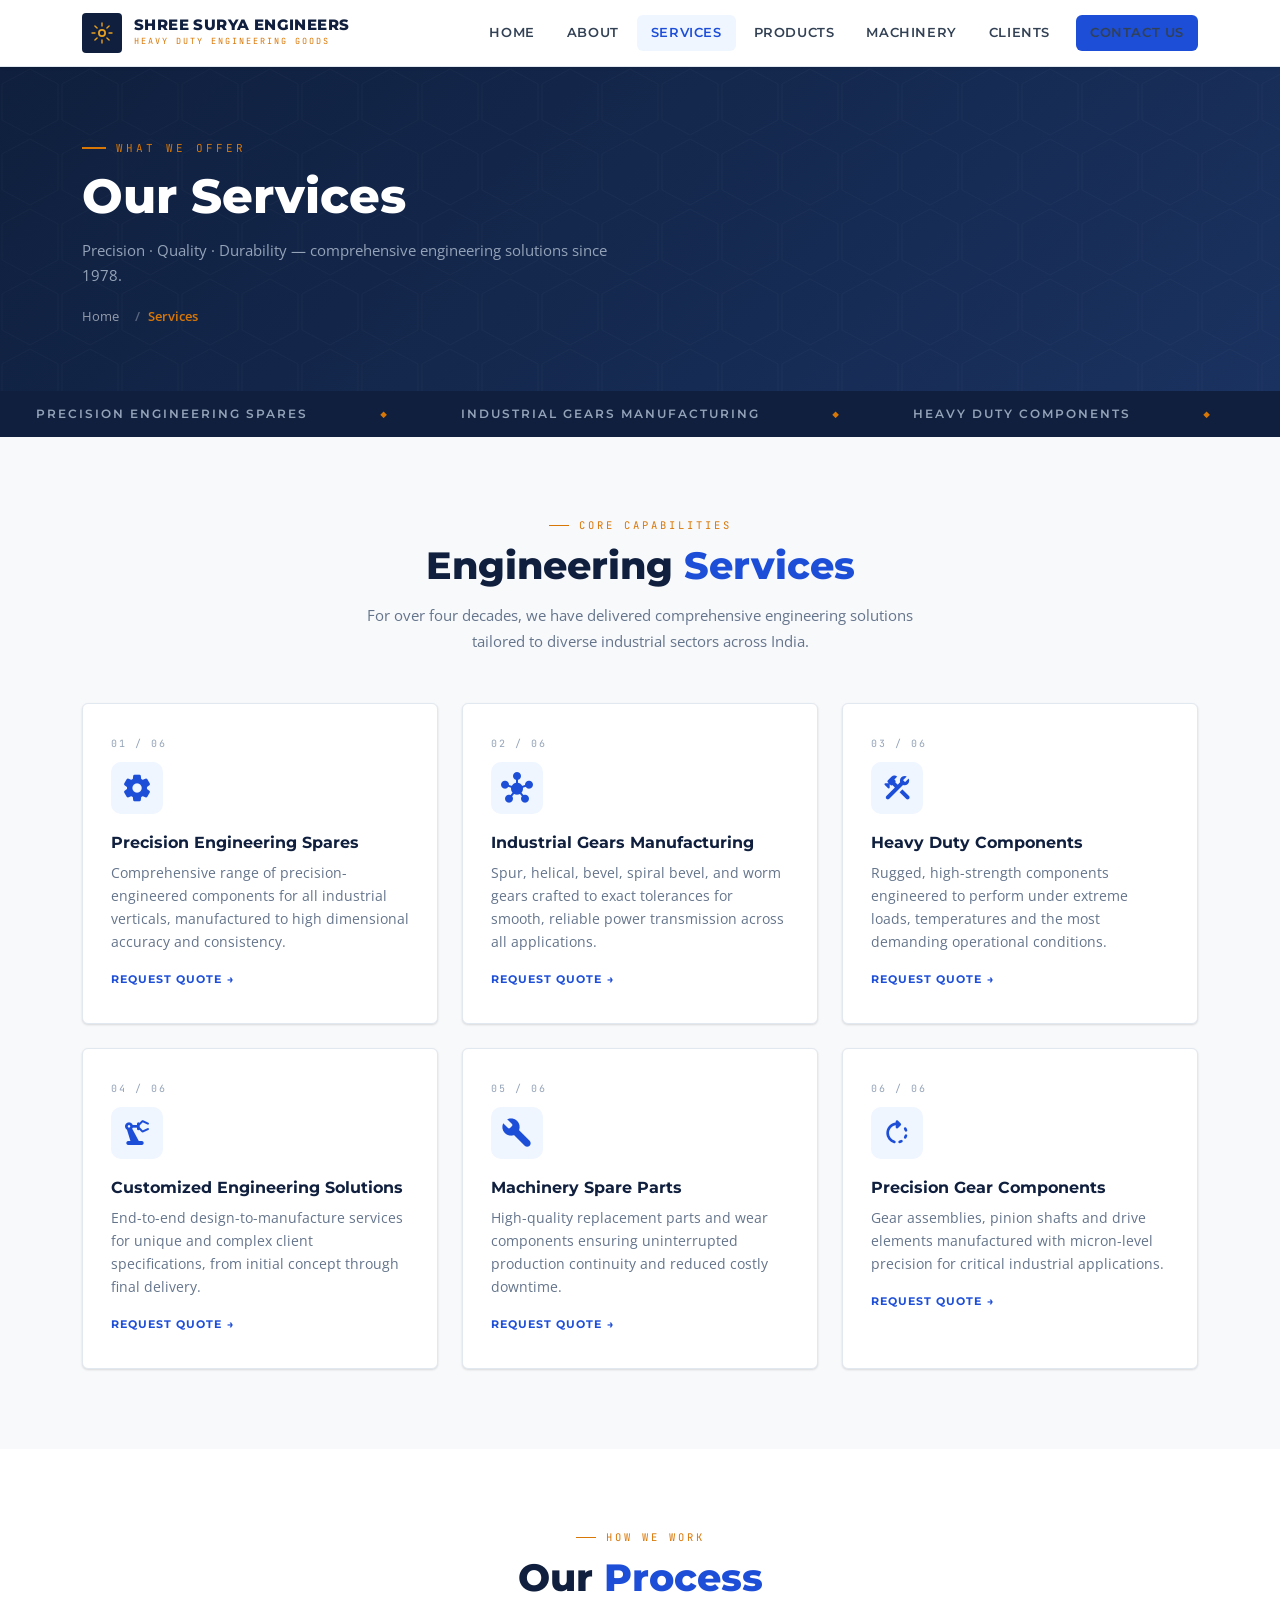
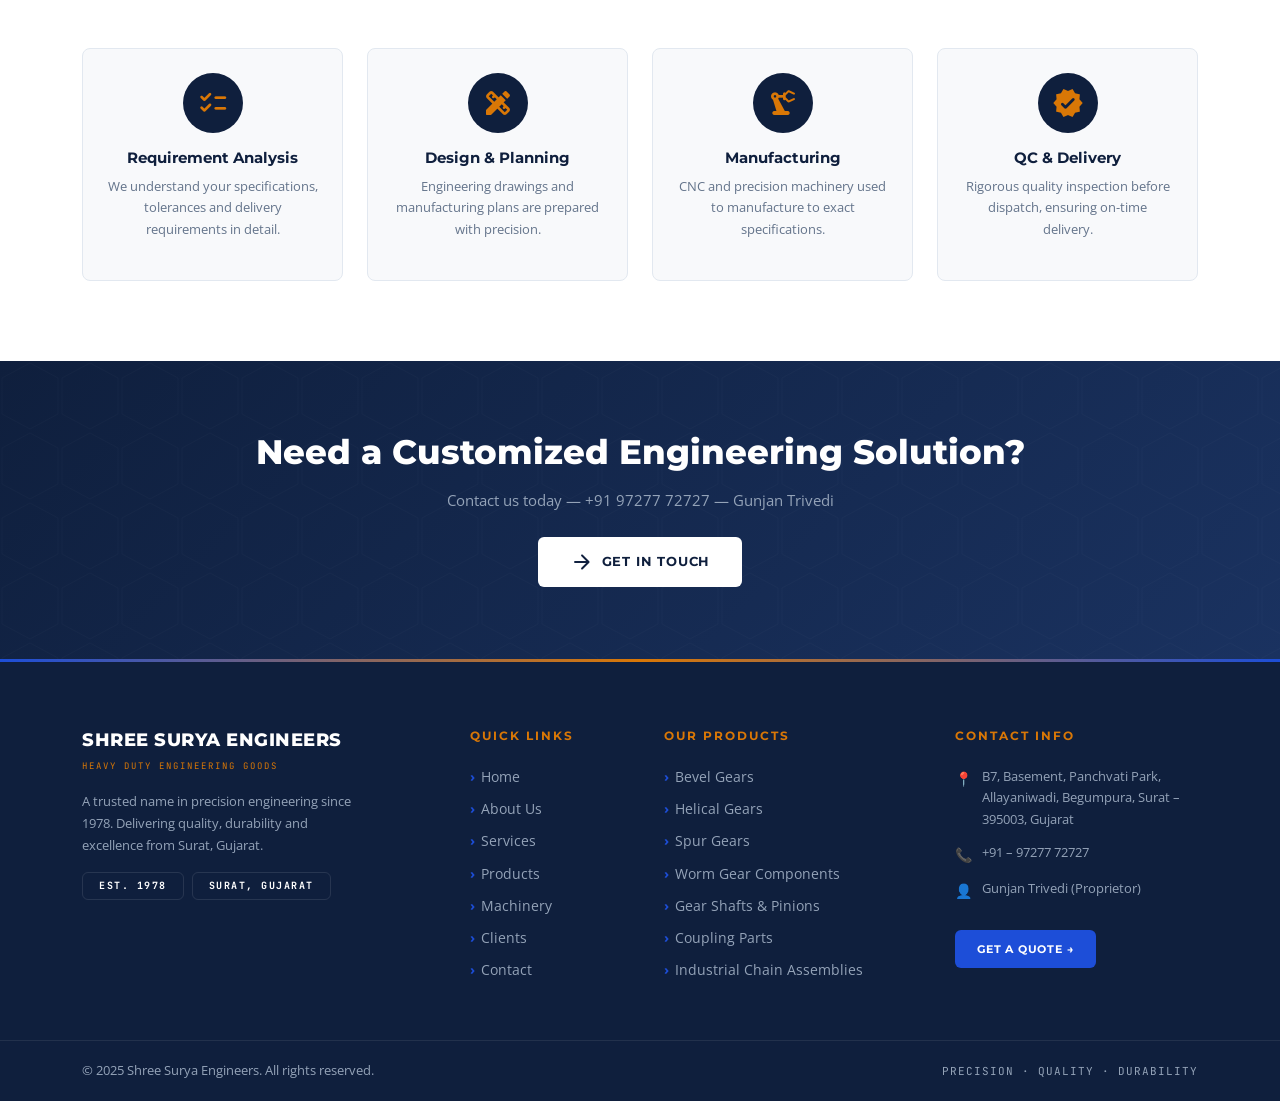
<file: services.html>
<!DOCTYPE html>
<html lang="en">
<head>
<meta charset="UTF-8">
<meta name="viewport" content="width=device-width, initial-scale=1.0">
<title>Services — Shree Surya Engineers</title>
<link rel="shortcut icon" href="favicon.png" />
<link rel="stylesheet" href="https://cdn.jsdelivr.net/npm/bootstrap@5.3.3/dist/css/bootstrap.min.css">
<link rel="stylesheet" href="style.css">
<meta name="title" content="Services — Shree Surya Engineers">
<meta name="description" content="A trusted name in precision engineering since 1978. Manufacturing and supplying world-class engineering spares, gears and heavy-duty components for industries across India.">
<meta property="og:locale" content="en_US" />
<meta property="og:type" content="website" />
<meta property="og:title" content="Services — Shree Surya Engineers" />
<meta property="og:url" content="https://shreesuryaengineers.com" />
<meta property="og:description" content="A trusted name in precision engineering since 1978. Manufacturing and supplying world-class engineering spares, gears and heavy-duty components for industries across India.">
<meta property="og:image" content="https://shreesuryaengineers.com/og_image.png">
<meta property="og:site_name" content="Services — Shree Surya Engineers" />
</head>
<body>
<div id="sse-nav"></div>

<section class="page-hero">
  <div class="container position-relative" style="z-index:2;">
    <div class="hero-label">What We Offer</div>
    <h1>Our Services</h1>
    <p>Precision · Quality · Durability — comprehensive engineering solutions since 1978.</p>
    <nav aria-label="breadcrumb"><ol class="breadcrumb">
      <li class="breadcrumb-item"><a href="index.html">Home</a></li>
      <li class="breadcrumb-item active">Services</li>
    </ol></nav>
  </div>
</section>
<div id="sse-ticker"></div>

<section style="padding:80px 0;background:var(--bg);">
  <div class="container">
    <div class="text-center mb-5 reveal">
      <div class="section-label justify-content-center">Core Capabilities</div>
      <h2 class="section-title">Engineering <span>Services</span></h2>
      <p class="section-sub mx-auto">For over four decades, we have delivered comprehensive engineering solutions tailored to diverse industrial sectors across India.</p>
    </div>
    <div class="row g-4">
      <div class="col-lg-4 col-md-6 reveal">
        <div class="service-card">
          <div class="service-num">01 / 06</div>
          <div class="service-icon"><span class="mi mi-32">settings</span></div>
          <h4>Precision Engineering Spares</h4>
          <p>Comprehensive range of precision-engineered components for all industrial verticals, manufactured to high dimensional accuracy and consistency.</p>
          <a href="contact.html" class="service-link">Request Quote</a>
        </div>
      </div>
      <div class="col-lg-4 col-md-6 reveal">
        <div class="service-card">
          <div class="service-num">02 / 06</div>
          <div class="service-icon"><span class="mi mi-32">hub</span></div>
          <h4>Industrial Gears Manufacturing</h4>
          <p>Spur, helical, bevel, spiral bevel, and worm gears crafted to exact tolerances for smooth, reliable power transmission across all applications.</p>
          <a href="contact.html" class="service-link">Request Quote</a>
        </div>
      </div>
      <div class="col-lg-4 col-md-6 reveal">
        <div class="service-card">
          <div class="service-num">03 / 06</div>
          <div class="service-icon"><span class="mi mi-32">construction</span></div>
          <h4>Heavy Duty Components</h4>
          <p>Rugged, high-strength components engineered to perform under extreme loads, temperatures and the most demanding operational conditions.</p>
          <a href="contact.html" class="service-link">Request Quote</a>
        </div>
      </div>
      <div class="col-lg-4 col-md-6 reveal">
        <div class="service-card">
          <div class="service-num">04 / 06</div>
          <div class="service-icon"><span class="mi mi-32">precision_manufacturing</span></div>
          <h4>Customized Engineering Solutions</h4>
          <p>End-to-end design-to-manufacture services for unique and complex client specifications, from initial concept through final delivery.</p>
          <a href="contact.html" class="service-link">Request Quote</a>
        </div>
      </div>
      <div class="col-lg-4 col-md-6 reveal">
        <div class="service-card">
          <div class="service-num">05 / 06</div>
          <div class="service-icon"><span class="mi mi-32">build</span></div>
          <h4>Machinery Spare Parts</h4>
          <p>High-quality replacement parts and wear components ensuring uninterrupted production continuity and reduced costly downtime.</p>
          <a href="contact.html" class="service-link">Request Quote</a>
        </div>
      </div>
      <div class="col-lg-4 col-md-6 reveal">
        <div class="service-card">
          <div class="service-num">06 / 06</div>
          <div class="service-icon"><span class="mi mi-32">rotate_right</span></div>
          <h4>Precision Gear Components</h4>
          <p>Gear assemblies, pinion shafts and drive elements manufactured with micron-level precision for critical industrial applications.</p>
          <a href="contact.html" class="service-link">Request Quote</a>
        </div>
      </div>
    </div>
  </div>
</section>

<!-- PROCESS -->
<section style="padding:80px 0;background:var(--white);">
  <div class="container">
    <div class="text-center mb-5 reveal">
      <div class="section-label justify-content-center">How We Work</div>
      <h2 class="section-title">Our <span>Process</span></h2>
    </div>
    <div class="row g-4 justify-content-center">
      <div class="col-lg-3 col-sm-6 reveal">
        <div class="text-center p-4 rounded-3 h-100" style="background:var(--bg);border:1px solid var(--rule);">
          <div style="width:60px;height:60px;background:var(--navy);border-radius:50%;display:flex;align-items:center;justify-content:center;margin:0 auto 16px;">
            <span class="mi mi-32" style="color:var(--gold);">checklist</span>
          </div>
          <h5 style="font-size:15px;font-weight:700;color:var(--navy);margin-bottom:10px;">Requirement Analysis</h5>
          <p style="font-size:13px;color:var(--steel-2);">We understand your specifications, tolerances and delivery requirements in detail.</p>
        </div>
      </div>
      <div class="col-lg-3 col-sm-6 reveal">
        <div class="text-center p-4 rounded-3 h-100" style="background:var(--bg);border:1px solid var(--rule);">
          <div style="width:60px;height:60px;background:var(--navy);border-radius:50%;display:flex;align-items:center;justify-content:center;margin:0 auto 16px;">
            <span class="mi mi-32" style="color:var(--gold);">design_services</span>
          </div>
          <h5 style="font-size:15px;font-weight:700;color:var(--navy);margin-bottom:10px;">Design &amp; Planning</h5>
          <p style="font-size:13px;color:var(--steel-2);">Engineering drawings and manufacturing plans are prepared with precision.</p>
        </div>
      </div>
      <div class="col-lg-3 col-sm-6 reveal">
        <div class="text-center p-4 rounded-3 h-100" style="background:var(--bg);border:1px solid var(--rule);">
          <div style="width:60px;height:60px;background:var(--navy);border-radius:50%;display:flex;align-items:center;justify-content:center;margin:0 auto 16px;">
            <span class="mi mi-32" style="color:var(--gold);">precision_manufacturing</span>
          </div>
          <h5 style="font-size:15px;font-weight:700;color:var(--navy);margin-bottom:10px;">Manufacturing</h5>
          <p style="font-size:13px;color:var(--steel-2);">CNC and precision machinery used to manufacture to exact specifications.</p>
        </div>
      </div>
      <div class="col-lg-3 col-sm-6 reveal">
        <div class="text-center p-4 rounded-3 h-100" style="background:var(--bg);border:1px solid var(--rule);">
          <div style="width:60px;height:60px;background:var(--navy);border-radius:50%;display:flex;align-items:center;justify-content:center;margin:0 auto 16px;">
            <span class="mi mi-32" style="color:var(--gold);">verified</span>
          </div>
          <h5 style="font-size:15px;font-weight:700;color:var(--navy);margin-bottom:10px;">QC &amp; Delivery</h5>
          <p style="font-size:13px;color:var(--steel-2);">Rigorous quality inspection before dispatch, ensuring on-time delivery.</p>
        </div>
      </div>
    </div>
  </div>
</section>

<section class="cta-band">
  <div class="container text-center position-relative" style="z-index:2;">
    <div class="reveal">
      <h2 class="mb-3">Need a Customized Engineering Solution?</h2>
      <p class="mb-4">Contact us today — +91 97277 72727 — Gunjan Trivedi</p>
      <a href="contact.html" class="btn-white-sse d-inline-flex align-items-center gap-2">
        <span class="mi mi-24">arrow_forward</span> Get in Touch
      </a>
    </div>
  </div>
</section>

<div id="sse-footer"></div>
<script src="https://cdn.jsdelivr.net/npm/bootstrap@5.3.3/dist/js/bootstrap.bundle.min.js"></script>
<script src="shared.js"></script>
</body>
</html>
</file>
<file: style.css>
/* ── FONTS ───────────────────────────────────────────────────── */
@import url('https://fonts.googleapis.com/css2?family=Montserrat:wght@300;400;500;600;700;800;900&family=Open+Sans:ital,wght@0,300;0,400;0,500;0,600;1,400&family=JetBrains+Mono:wght@300;400;500&display=swap');
@import url('https://fonts.googleapis.com/icon?family=Material+Icons+Round');

/* ── TOKENS ──────────────────────────────────────────────────── */
:root {
  --navy:       #0F1F3D;
  --navy-mid:   #1A3260;
  --blue:       #1D4ED8;
  --blue-2:     #2563EB;
  --blue-lt:    #DBEAFE;
  --blue-pale:  #EFF6FF;
  --steel:      #334155;
  --steel-2:    #64748B;
  --steel-3:    #94A3B8;
  --rule:       #E2E8F0;
  --bg:         #F8F9FB;
  --white:      #FFFFFF;
  --gold:       #D97706;
  --gold-lt:    #FEF3C7;
  --shadow-sm:  0 1px 3px rgba(0,0,0,.08), 0 1px 2px rgba(0,0,0,.06);
  --shadow-md:  0 4px 16px rgba(15,31,61,.10);
  --shadow-lg:  0 12px 40px rgba(15,31,61,.15);
  --radius:     6px;
  --transition: .28s cubic-bezier(.4,0,.2,1);
}

/* ── RESET / BASE ────────────────────────────────────────────── */
*, *::before, *::after { box-sizing: border-box; }
html { scroll-behavior: smooth; font-size: 16px; }
body {
  font-family: 'Open Sans', sans-serif;
  background: var(--bg);
  color: var(--steel);
  line-height: 1.65;
  overflow-x: hidden;
}
h1,h2,h3,h4,h5,h6 {
  font-family: 'Montserrat', sans-serif;
  color: var(--navy);
  line-height: 1.15;
  font-weight: 700;
}
a { color: var(--blue); text-decoration: none; transition: color var(--transition); }
a:hover { color: var(--blue-2); }
img { max-width: 100%; display: block; }
::-webkit-scrollbar { width: 5px; }
::-webkit-scrollbar-track { background: var(--bg); }
::-webkit-scrollbar-thumb { background: var(--blue); border-radius: 10px; }

/* ── NAVBAR ──────────────────────────────────────────────────── */
.sse-nav {
  background: var(--white);
  border-bottom: 1px solid var(--rule);
  box-shadow: var(--shadow-sm);
  position: sticky; top: 0; z-index: 1000;
  transition: box-shadow var(--transition);
}
.sse-nav .navbar-brand {
  display: flex; align-items: center; gap: 12px;
}
.brand-icon {
  width: 40px; height: 40px;
  background: var(--navy);
  border-radius: 4px;
  display: flex; align-items: center; justify-content: center;
  flex-shrink: 0;
}
.brand-icon svg { width: 24px; height: 24px; }
.brand-text .brand-name {
  font-family: 'Montserrat', sans-serif;
  font-weight: 800; font-size: 15px; letter-spacing: .4px;
  color: var(--navy); display: block; line-height: 1;
}
.brand-text .brand-tag {
  font-family: 'JetBrains Mono', monospace;
  font-size: 8.5px; color: var(--gold); letter-spacing: 2px;
  text-transform: uppercase; display: block; margin-top: 2px;
}
.sse-nav .nav-link {
  font-family: 'Montserrat', sans-serif;
  font-size: 12.5px; font-weight: 600; letter-spacing: .6px;
  text-transform: uppercase; color: var(--steel) !important;
  padding: 8px 14px !important;
  border-radius: var(--radius);
  transition: color var(--transition), background var(--transition);
}
.sse-nav .nav-link:hover,
.sse-nav .nav-link.active { color: var(--blue) !important; background: var(--blue-pale); }
.btn-nav-cta {
  font-family: 'Montserrat', sans-serif;
  font-size: 12px; font-weight: 700; letter-spacing: .8px;
  text-transform: uppercase;
  background: var(--blue); color: var(--white) !important;
  border-radius: var(--radius); padding: 9px 22px !important;
  transition: background var(--transition), transform var(--transition), box-shadow var(--transition) !important;
}
.btn-nav-cta:hover { background: var(--navy) !important; transform: translateY(-1px); box-shadow: 0 4px 14px rgba(29,78,216,.35) !important; }

/* ── PAGE HERO BANNER ────────────────────────────────────────── */
.page-hero {
  background: linear-gradient(135deg, var(--navy) 0%, var(--navy-mid) 100%);
  padding: 72px 0 64px;
  position: relative; overflow: hidden;
}
.page-hero::before {
  content: '';
  position: absolute; inset: 0;
  background-image: url("data:image/svg+xml,%3Csvg xmlns='http://www.w3.org/2000/svg' width='60' height='70'%3E%3Cpolygon points='30,2 58,17 58,53 30,68 2,53 2,17' fill='none' stroke='%23ffffff' stroke-width='0.6'/%3E%3C/svg%3E");
  background-size: 60px 70px; opacity: .04;
}
.page-hero .hero-label {
  font-family: 'JetBrains Mono', monospace;
  font-size: 11px; letter-spacing: 3px; color: var(--gold);
  text-transform: uppercase; margin-bottom: 12px;
  display: flex; align-items: center; gap: 10px;
}
.page-hero .hero-label::before {
  content: ''; display: inline-block; width: 24px; height: 1.5px; background: var(--gold);
}
.page-hero h1 { color: var(--white); font-size: clamp(30px,5vw,48px); font-weight: 800; margin-bottom: 14px; }
.page-hero p { color: var(--steel-3); font-size: 15px; max-width: 560px; }
.page-hero .breadcrumb { background: transparent; padding: 0; margin: 20px 0 0; }
.page-hero .breadcrumb-item a { color: var(--steel-3); font-size: 13px; }
.page-hero .breadcrumb-item.active { color: var(--gold); font-size: 13px; }
.page-hero .breadcrumb-item + .breadcrumb-item::before { color: var(--steel-3); }

/* ── SECTION LABELS ──────────────────────────────────────────── */
.section-label {
  font-family: 'JetBrains Mono', monospace;
  font-size: 10.5px; letter-spacing: 3px; color: var(--gold);
  text-transform: uppercase; margin-bottom: 10px;
  display: flex; align-items: center; gap: 10px;
}
.section-label::before { content: ''; display: inline-block; width: 20px; height: 1.5px; background: var(--gold); }
.section-title { font-size: clamp(26px,4vw,38px); font-weight: 800; color: var(--navy); margin-bottom: 14px; }
.section-title span { color: var(--blue); }
.section-sub { font-size: 15px; color: var(--steel-2); line-height: 1.75; max-width: 580px; }
.section-divider { width: 48px; height: 3px; background: var(--blue); border-radius: 2px; margin: 16px 0 24px; }

/* ── CARDS ───────────────────────────────────────────────────── */
.sse-card {
  background: var(--white);
  border: 1px solid var(--rule);
  border-radius: var(--radius);
  box-shadow: var(--shadow-sm);
  transition: transform var(--transition), box-shadow var(--transition), border-color var(--transition);
  overflow: hidden;
  height: 100%;
}
.sse-card:hover { transform: translateY(-5px); box-shadow: var(--shadow-lg); border-color: rgba(29,78,216,.2); }
.card-top-bar { height: 4px; background: var(--blue); width: 100%; }
.card-accent-bar { width: 3px; background: var(--blue); flex-shrink: 0; }

/* ── BUTTONS ─────────────────────────────────────────────────── */
.btn-primary-sse {
  font-family: 'Montserrat', sans-serif;
  font-size: 13px; font-weight: 700; letter-spacing: .8px;
  text-transform: uppercase;
  background: var(--blue); color: var(--white);
  border: none; border-radius: var(--radius);
  padding: 13px 32px;
  transition: background var(--transition), transform var(--transition), box-shadow var(--transition);
  display: inline-block; cursor: pointer;
}
.btn-primary-sse:hover { background: var(--navy); color: var(--white); transform: translateY(-2px); box-shadow: 0 8px 24px rgba(29,78,216,.35); }
.btn-outline-sse {
  font-family: 'Montserrat', sans-serif;
  font-size: 13px; font-weight: 700; letter-spacing: .8px;
  text-transform: uppercase;
  background: transparent; color: var(--navy);
  border: 2px solid var(--navy); border-radius: var(--radius);
  padding: 11px 30px;
  transition: all var(--transition);
  display: inline-block; cursor: pointer;
}
.btn-outline-sse:hover { background: var(--navy); color: var(--white); }
.btn-white-sse {
  font-family: 'Montserrat', sans-serif;
  font-size: 13px; font-weight: 700; letter-spacing: .8px;
  text-transform: uppercase;
  background: var(--white); color: var(--navy);
  border: none; border-radius: var(--radius);
  padding: 13px 32px;
  transition: all var(--transition);
  display: inline-block; cursor: pointer;
}
.btn-white-sse:hover { background: var(--gold-lt); color: var(--navy); transform: translateY(-2px); }
.btn-ghost-sse {
  font-family: 'Montserrat', sans-serif;
  font-size: 13px; font-weight: 700; letter-spacing: .8px;
  text-transform: uppercase;
  background: rgba(255,255,255,.1); color: var(--white);
  border: 1.5px solid rgba(255,255,255,.3); border-radius: var(--radius);
  padding: 11px 28px;
  transition: all var(--transition);
  display: inline-block; cursor: pointer;
}
.btn-ghost-sse:hover { background: rgba(255,255,255,.2); border-color: var(--white); color: var(--white); }

/* ── STAT BOXES ──────────────────────────────────────────────── */
.stat-box {
  background: var(--white);
  border: 1px solid var(--rule);
  border-radius: var(--radius);
  padding: 28px 20px;
  text-align: center;
  box-shadow: var(--shadow-sm);
  border-top: 3px solid var(--blue);
  transition: transform var(--transition), box-shadow var(--transition);
}
.stat-box:hover { transform: translateY(-4px); box-shadow: var(--shadow-md); }
.stat-num { font-family: 'Montserrat', sans-serif; font-size: 36px; font-weight: 800; color: var(--blue); line-height: 1; }
.stat-lbl { font-family: 'JetBrains Mono', monospace; font-size: 9.5px; letter-spacing: 2px; color: var(--steel-2); text-transform: uppercase; margin-top: 6px; }

/* ── TABLES ──────────────────────────────────────────────────── */
.sse-table { border-collapse: separate; border-spacing: 0; width: 100%; border-radius: var(--radius); overflow: hidden; box-shadow: var(--shadow-md); }
.sse-table thead th { background: var(--navy); color: var(--white); font-family: 'Montserrat', sans-serif; font-size: 11.5px; font-weight: 700; letter-spacing: 1px; text-transform: uppercase; padding: 16px 18px; border: none; }
.sse-table tbody tr { transition: background var(--transition); }
.sse-table tbody tr:nth-child(odd) td { background: var(--white); }
.sse-table tbody tr:nth-child(even) td { background: var(--blue-pale); }
.sse-table tbody tr:hover td { background: var(--blue-lt); }
.sse-table td { padding: 13px 18px; font-size: 13.5px; border-bottom: 1px solid var(--rule); vertical-align: middle; }
.sse-table td:first-child { border-left: 3px solid transparent; }
.sse-table tr:nth-child(odd) td:first-child { border-left-color: var(--blue); }
.badge-qty { display: inline-flex; align-items: center; justify-content: center; width: 28px; height: 24px; background: var(--blue-lt); color: var(--blue); font-family: 'Montserrat', sans-serif; font-size: 11px; font-weight: 700; border-radius: 4px; }
.badge-sector { display: inline-block; background: var(--blue-lt); color: var(--blue); font-size: 11.5px; font-weight: 600; padding: 3px 10px; border-radius: 20px; }

/* ── PRODUCT CARDS ───────────────────────────────────────────── */
.product-card {
  background: var(--white);
  border: 1px solid var(--rule);
  border-radius: var(--radius);
  overflow: hidden;
  box-shadow: var(--shadow-sm);
  transition: transform var(--transition), box-shadow var(--transition), border-color var(--transition);
  height: 100%;
}
.product-card:hover { transform: translateY(-6px); box-shadow: var(--shadow-lg); border-color: rgba(29,78,216,.25); }
.product-card:hover .product-img-wrap { background: var(--blue-pale); }
.product-card-top { height: 3px; background: linear-gradient(90deg, var(--blue), var(--navy-mid)); }
.product-img-wrap {
  background: var(--blue-pale);
  height: 140px; display: flex; align-items: center; justify-content: center;
  transition: background var(--transition);
  overflow: hidden;
}
.product-img-wrap img { width: 100%; height: 100%; object-fit: cover; transition: transform .4s ease; }
.product-card:hover .product-img-wrap img { transform: scale(1.06); }
.product-card-body { padding: 14px 14px 16px; }
.product-serial { font-family: 'JetBrains Mono', monospace; font-size: 9px; color: var(--steel-3); letter-spacing: 1.5px; margin-bottom: 4px; }
.product-name { font-family: 'Montserrat', sans-serif; font-size: 12px; font-weight: 700; color: var(--navy); line-height: 1.3; }

/* ── SERVICE CARDS ───────────────────────────────────────────── */
.service-card {
  background: var(--white);
  border: 1px solid var(--rule);
  border-radius: var(--radius);
  padding: 32px 28px;
  box-shadow: var(--shadow-sm);
  transition: transform var(--transition), box-shadow var(--transition), border-color var(--transition);
  height: 100%; position: relative; overflow: hidden;
}
.service-card::before {
  content: ''; position: absolute; top: 0; left: 0; right: 0; height: 4px;
  background: var(--blue);
  transform: scaleX(0); transform-origin: left;
  transition: transform .4s ease;
}
.service-card:hover { transform: translateY(-6px); box-shadow: var(--shadow-lg); border-color: rgba(29,78,216,.2); }
.service-card:hover::before { transform: scaleX(1); }
.service-icon {
  width: 52px; height: 52px; background: var(--blue-pale);
  border-radius: 10px; display: flex; align-items: center; justify-content: center;
  margin-bottom: 20px; font-size: 24px;
  transition: background var(--transition);
}
.service-card:hover .service-icon { background: var(--blue-lt); }
.service-num { font-family: 'JetBrains Mono', monospace; font-size: 10px; color: var(--steel-3); letter-spacing: 2px; margin-bottom: 10px; }
.service-card h4 { font-size: 16px; font-weight: 700; color: var(--navy); margin-bottom: 10px; }
.service-card p { font-size: 13.5px; color: var(--steel-2); line-height: 1.7; margin: 0; }
.service-link { font-family: 'Montserrat', sans-serif; font-size: 11px; font-weight: 700; letter-spacing: 1px; color: var(--blue); text-transform: uppercase; margin-top: 16px; display: inline-flex; align-items: center; gap: 5px; }
.service-link::after { content: '→'; transition: transform .2s; }
.service-card:hover .service-link::after { transform: translateX(4px); }

/* ── WHY CARDS ───────────────────────────────────────────────── */
.why-card {
  background: var(--white);
  border: 1px solid var(--rule);
  border-radius: var(--radius);
  padding: 28px 24px;
  height: 100%;
  box-shadow: var(--shadow-sm);
  border-left: 3px solid var(--blue);
  transition: transform var(--transition), box-shadow var(--transition);
  position: relative;
}
.why-card:hover { transform: translateX(5px); box-shadow: var(--shadow-md); }
.why-card-num { font-family: 'Montserrat', sans-serif; font-size: 42px; font-weight: 900; color: rgba(29,78,216,.07); position: absolute; bottom: 12px; right: 16px; line-height: 1; }
.why-card h5 { font-size: 15px; font-weight: 700; color: var(--navy); margin-bottom: 8px; }
.why-card p { font-size: 13px; color: var(--steel-2); line-height: 1.7; margin: 0; }
.why-tag { display: inline-block; background: var(--blue-lt); color: var(--blue); font-family: 'Montserrat', sans-serif; font-size: 10px; font-weight: 700; letter-spacing: .5px; padding: 4px 10px; border-radius: 20px; margin-bottom: 12px; }

/* ── TICKER ──────────────────────────────────────────────────── */
.ticker-wrap { background: var(--navy); padding: 13px 0; overflow: hidden; }
.ticker-inner { display: flex; width: max-content; animation: ticker 35s linear infinite; }
.ticker-item { font-family: 'Montserrat', sans-serif; font-size: 12px; font-weight: 600; letter-spacing: 2px; text-transform: uppercase; color: var(--steel-3); padding: 0 36px; white-space: nowrap; }
.ticker-sep { color: var(--gold); }
@keyframes ticker { from { transform: translateX(0); } to { transform: translateX(-50%); } }

/* ── CONTACT FORM ────────────────────────────────────────────── */
.form-label { font-family: 'Montserrat', sans-serif; font-size: 11.5px; font-weight: 700; letter-spacing: .5px; text-transform: uppercase; color: var(--navy); margin-bottom: 6px; }
.form-control, .form-select {
  border: 1.5px solid var(--rule); border-radius: var(--radius);
  padding: 11px 14px; font-size: 14px; color: var(--navy);
  background: var(--white); transition: border-color var(--transition), box-shadow var(--transition);
}
.form-control:focus, .form-select:focus { border-color: var(--blue); box-shadow: 0 0 0 3px rgba(29,78,216,.12); outline: none; }
.form-control::placeholder { color: var(--steel-3); }

/* ── CONTACT INFO BLOCKS ─────────────────────────────────────── */
.contact-info-item {
  display: flex; gap: 16px; align-items: flex-start;
  padding: 18px 20px;
  background: var(--white);
  border: 1px solid var(--rule);
  border-left: 3px solid var(--blue);
  border-radius: 0 var(--radius) var(--radius) 0;
  margin-bottom: 14px;
  transition: box-shadow var(--transition);
}
.contact-info-item:hover { box-shadow: var(--shadow-md); }
.ci-icon { font-size: 20px; flex-shrink: 0; margin-top: 2px; }
.ci-label { font-family: 'Montserrat', sans-serif; font-size: 10px; font-weight: 700; letter-spacing: 2px; text-transform: uppercase; color: var(--gold); margin-bottom: 3px; }
.ci-value { font-size: 14px; color: var(--navy); font-weight: 500; line-height: 1.5; }

/* ── FOOTER ──────────────────────────────────────────────────── */
.sse-footer { background: var(--navy); color: var(--steel-3); padding: 64px 0 0; }
.footer-brand .brand-name-ft { font-family: 'Montserrat', sans-serif; font-size: 18px; font-weight: 800; color: var(--white); letter-spacing: .5px; }
.footer-brand .brand-tag-ft { font-family: 'JetBrains Mono', monospace; font-size: 9px; color: var(--gold); letter-spacing: 2px; text-transform: uppercase; margin-top: 3px; }
.footer-brand p { font-size: 13px; color: var(--steel-3); line-height: 1.7; margin-top: 14px; max-width: 280px; }
.footer-heading { font-family: 'Montserrat', sans-serif; font-size: 12px; font-weight: 700; letter-spacing: 2px; text-transform: uppercase; color: var(--gold); margin-bottom: 20px; }
.footer-links { list-style: none; padding: 0; margin: 0; }
.footer-links li { margin-bottom: 10px; }
.footer-links a { color: var(--steel-3); font-size: 13.5px; transition: color var(--transition); display: flex; align-items: center; gap: 6px; }
.footer-links a::before { content: '›'; color: var(--blue); font-weight: 700; }
.footer-links a:hover { color: var(--white); }
.footer-contact-item { font-size: 13px; color: var(--steel-3); margin-bottom: 12px; display: flex; gap: 10px; align-items: flex-start; }
.footer-contact-item span:first-child { color: var(--gold); font-size: 14px; flex-shrink: 0; margin-top: 1px; }
.footer-bottom { border-top: 1px solid rgba(255,255,255,.08); padding: 20px 0; margin-top: 48px; }
.footer-bottom p { font-size: 12.5px; color: var(--steel-3); margin: 0; }
.footer-gold-bar { height: 3px; background: linear-gradient(90deg, var(--blue), var(--gold), var(--blue)); }

/* ── ABOUT PAGE ──────────────────────────────────────────────── */
.about-highlight-box {
  background: var(--navy);
  border-radius: var(--radius);
  padding: 36px 32px;
  color: var(--white);
  position: relative; overflow: hidden;
}
.about-highlight-box::before {
  content: '"';
  position: absolute; top: 10px; left: 20px;
  font-size: 80px; font-weight: 900; color: rgba(255,255,255,.06);
  font-family: 'Montserrat', sans-serif; line-height: 1;
}
.about-highlight-box blockquote {
  font-family: 'Open Sans', sans-serif;
  font-style: italic; font-size: 15px; color: rgba(255,255,255,.9);
  line-height: 1.8; margin: 0; position: relative; z-index: 1;
  border-left: 3px solid var(--gold); padding-left: 20px;
}

/* ── VISION ITEMS ────────────────────────────────────────────── */
.vision-item {
  display: flex; gap: 16px; align-items: flex-start;
  padding: 18px 20px;
  background: var(--white);
  border: 1px solid var(--rule);
  border-radius: var(--radius);
  margin-bottom: 12px;
  transition: border-color var(--transition), box-shadow var(--transition);
}
.vision-item:hover { border-color: rgba(29,78,216,.3); box-shadow: var(--shadow-sm); }
.vision-num { font-family: 'Montserrat', sans-serif; font-size: 22px; font-weight: 800; color: var(--blue); opacity: .35; line-height: 1; flex-shrink: 0; width: 32px; }
.vision-text { font-size: 13.5px; color: var(--steel); line-height: 1.7; }

/* ── CTA BAND ────────────────────────────────────────────────── */
.cta-band {
  background: linear-gradient(135deg, var(--navy) 0%, var(--navy-mid) 100%);
  padding: 72px 0; position: relative; overflow: hidden;
}
.cta-band::before {
  content: '';
  position: absolute; inset: 0;
  background-image: url("data:image/svg+xml,%3Csvg xmlns='http://www.w3.org/2000/svg' width='60' height='70'%3E%3Cpolygon points='30,2 58,17 58,53 30,68 2,53 2,17' fill='none' stroke='%23ffffff' stroke-width='0.5'/%3E%3C/svg%3E");
  background-size: 60px 70px; opacity: .04;
}
.cta-band h2 { color: var(--white); font-size: clamp(24px,3vw,34px); font-weight: 800; }
.cta-band p { color: var(--steel-3); font-size: 15px; }

/* ── HERO (index) ────────────────────────────────────────────── */
.hero {
  background: linear-gradient(135deg, var(--navy) 0%, #112554 50%, var(--navy-mid) 100%);
  min-height: 92vh;
  display: flex; align-items: center;
  position: relative; overflow: hidden;
}
.hero::before {
  content: '';
  position: absolute; inset: 0;
  background-image: url("data:image/svg+xml,%3Csvg xmlns='http://www.w3.org/2000/svg' width='60' height='70'%3E%3Cpolygon points='30,2 58,17 58,53 30,68 2,53 2,17' fill='none' stroke='%23ffffff' stroke-width='0.6'/%3E%3C/svg%3E");
  background-size: 60px 70px; opacity: .05;
}
.hero-blue-bar { position: absolute; left: 0; top: 0; bottom: 0; width: 5px; background: var(--blue); }
.hero-label { font-family: 'JetBrains Mono', monospace; font-size: 11px; letter-spacing: 3px; color: var(--gold); text-transform: uppercase; margin-bottom: 22px; display: flex; align-items: center; gap: 10px; }
.hero-label::before { content: ''; display: inline-block; width: 28px; height: 1.5px; background: var(--gold); }
.hero h1 { font-size: clamp(40px,7vw,72px); font-weight: 900; color: var(--white); line-height: 1; letter-spacing: -1px; margin-bottom: 10px; }
.hero h1 span { color: var(--blue-2); display: block; }
.hero-tagline { font-family: 'Montserrat', sans-serif; font-weight: 300; font-size: clamp(14px,2vw,18px); letter-spacing: 5px; text-transform: uppercase; color: var(--steel-3); margin-bottom: 28px; }
.hero-desc { font-size: 15px; color: rgba(255,255,255,.7); line-height: 1.8; max-width: 500px; margin-bottom: 36px; }
.hero-btns { display: flex; gap: 14px; flex-wrap: wrap; }
.hero-stats { display: flex; gap: 0; margin-top: 56px; padding-top: 36px; border-top: 1px solid rgba(255,255,255,.1); }
.hero-stat { flex: 1; padding-right: 28px; border-right: 1px solid rgba(255,255,255,.1); }
.hero-stat:last-child { border-right: none; }
.hero-stat-num { font-family: 'Montserrat', sans-serif; font-size: 34px; font-weight: 800; color: var(--gold); line-height: 1; }
.hero-stat-lbl { font-family: 'JetBrains Mono', monospace; font-size: 9px; color: var(--steel-3); letter-spacing: 2px; text-transform: uppercase; margin-top: 4px; }
.hero-right-panel {
  position: absolute; right: 0; top: 0; bottom: 0; width: 42%;
  display: flex; align-items: center; justify-content: center;
  opacity: .12; pointer-events: none;
}
.hero-gear-svg { width: 480px; height: 480px; }
@keyframes spinSlow { from { transform: rotate(0deg); } to { transform: rotate(360deg); } }
@keyframes spinSlowRev { from { transform: rotate(0deg); } to { transform: rotate(-360deg); } }
.gear-a { animation: spinSlow 30s linear infinite; transform-origin: 200px 200px; }
.gear-b { animation: spinSlowRev 20s linear infinite; transform-origin: 320px 130px; }
.gear-c { animation: spinSlow 15s linear infinite; transform-origin: 130px 310px; }

/* ── REVEAL ANIMATIONS ───────────────────────────────────────── */
.reveal { opacity: 0; transform: translateY(28px); transition: opacity .65s ease, transform .65s ease; }
.reveal.visible { opacity: 1; transform: translateY(0); }
.reveal-left { opacity: 0; transform: translateX(-28px); transition: opacity .65s ease, transform .65s ease; }
.reveal-left.visible { opacity: 1; transform: translateX(0); }

/* ── MISC ────────────────────────────────────────────────────── */
.text-gold { color: var(--gold) !important; }
.text-blue { color: var(--blue) !important; }
.bg-navy { background: var(--navy) !important; }
.bg-blue-pale { background: var(--blue-pale) !important; }
.border-blue { border-color: var(--blue) !important; }
.rounded-sse { border-radius: var(--radius) !important; }
.font-mono { font-family: 'JetBrains Mono', monospace; }
.font-heading { font-family: 'Montserrat', sans-serif; }
.fw-800 { font-weight: 800; }

@media (max-width: 768px) {
  .hero { min-height: auto; padding: 100px 0 70px; }
  .hero-right-panel { display: none; }
  .hero-stats { flex-wrap: wrap; gap: 20px; }
  .hero-stat { border-right: none; padding-right: 0; }
  .page-hero { padding: 52px 0 44px; }
}

/* ═══ MATERIAL ICON UTILITIES ═══════════════════════════════════ */
.mi {
  font-family: 'Material Icons Round';
  font-style: normal; font-weight: normal; line-height: 1;
  letter-spacing: normal; text-transform: none;
  display: inline-flex; align-items: center; justify-content: center;
  white-space: nowrap; word-wrap: normal; direction: ltr;
  -webkit-font-smoothing: antialiased;
}
.mi-18  { font-size: 18px; }
.mi-24  { font-size: 24px; }
.mi-32  { font-size: 32px; }
.mi-40  { font-size: 40px; }
.mi-48  { font-size: 48px; }

/* ═══ SECTOR CARDS ══════════════════════════════════════════════ */
.sector-card {
  background: var(--white);
  border: 1px solid var(--rule);
  border-radius: 10px;
  padding: 28px 16px 22px;
  text-align: center;
  height: 100%;
  transition: transform var(--transition), box-shadow var(--transition), border-color var(--transition);
}
.sector-card:hover {
  transform: translateY(-5px);
  box-shadow: var(--shadow-md);
  border-color: rgba(29,78,216,.25);
}
.sector-icon {
  width: 62px; height: 62px;
  background: var(--blue-pale);
  color: var(--blue);
  border-radius: 14px;
  display: flex; align-items: center; justify-content: center;
  margin: 0 auto 14px;
  transition: background var(--transition), color var(--transition);
}
.sector-card:hover .sector-icon { background: var(--blue); color: var(--white); }
.sector-name {
  font-family: 'Montserrat', sans-serif;
  font-size: 13px; font-weight: 700; color: var(--navy); line-height: 1.35;
}

/* ═══ SERVICE CARD ICON ═════════════════════════════════════════ */
.service-icon {
  width: 52px; height: 52px;
  background: var(--blue-pale); color: var(--blue);
  border-radius: 10px;
  display: flex; align-items: center; justify-content: center;
  margin-bottom: 20px;
  transition: background var(--transition), color var(--transition);
}
.service-card:hover .service-icon { background: var(--blue); color: var(--white); }

/* ═══ WHY CARD ICON ═════════════════════════════════════════════ */
.why-icon-wrap {
  width: 44px; height: 44px;
  background: var(--blue-pale); color: var(--blue);
  border-radius: 10px;
  display: flex; align-items: center; justify-content: center;
  margin-bottom: 14px;
  transition: background var(--transition), color var(--transition);
}
.why-card:hover .why-icon-wrap { background: var(--blue); color: var(--white); }

/* ═══ CONTACT INFO ICON ═════════════════════════════════════════ */
.ci-icon-wrap {
  width: 42px; height: 42px; border-radius: 10px;
  background: var(--blue-pale); color: var(--blue);
  display: flex; align-items: center; justify-content: center;
  flex-shrink: 0;
  transition: background var(--transition), color var(--transition);
}
.contact-info-item:hover .ci-icon-wrap { background: var(--blue); color: var(--white); }

/* ═══ HERO BUTTONS – RESPONSIVE ═════════════════════════════════ */
.hero-btns {
  display: flex; gap: 14px; flex-wrap: wrap;
}
.hero-btns a {
  flex: 1 1 auto; min-width: 160px;
  text-align: center;
  display: inline-flex; align-items: center; justify-content: center; gap: 7px;
}

/* ═══ PROPRIETOR BUTTONS – RESPONSIVE ══════════════════════════ */
.proprietor-btns {
  display: flex; gap: 12px; flex-wrap: wrap;
  justify-content: center; margin-top: 20px;
}
.proprietor-btns a {
  flex: 1 1 auto; min-width: 148px;
  text-align: center;
  display: inline-flex; align-items: center; justify-content: center; gap: 6px;
}

@media (max-width: 480px) {
  .hero-btns a  { flex: 1 1 100%; }
  .proprietor-btns a { flex: 1 1 100%; }
}

/* ═══ BREADCRUMB FIX ════════════════════════════════════════════ */
.page-hero .breadcrumb {
  background: transparent !important;
  border: none !important;
  box-shadow: none !important;
  padding: 0 !important;
  margin: 18px 0 0 !important;
  display: flex;
  align-items: center;
  gap: 0;
}
.page-hero .breadcrumb-item {
  font-family: 'Open Sans', sans-serif;
  font-size: 13px;
  display: flex;
  align-items: center;
}
.page-hero .breadcrumb-item a {
  color: rgba(255,255,255,.55);
  text-decoration: none;
  transition: color .2s;
}
.page-hero .breadcrumb-item a:hover { color: var(--white); }
.page-hero .breadcrumb-item.active { color: var(--gold); font-weight: 600; }
.page-hero .breadcrumb-item + .breadcrumb-item::before {
  content: '/';
  color: rgba(255,255,255,.3);
  padding: 0 8px;
}
/* Remove any Bootstrap default breadcrumb box model */
nav[aria-label="breadcrumb"] {
  background: transparent !important;
  border: none !important;
  padding: 0 !important;
  margin: 0 !important;
}
</file>
